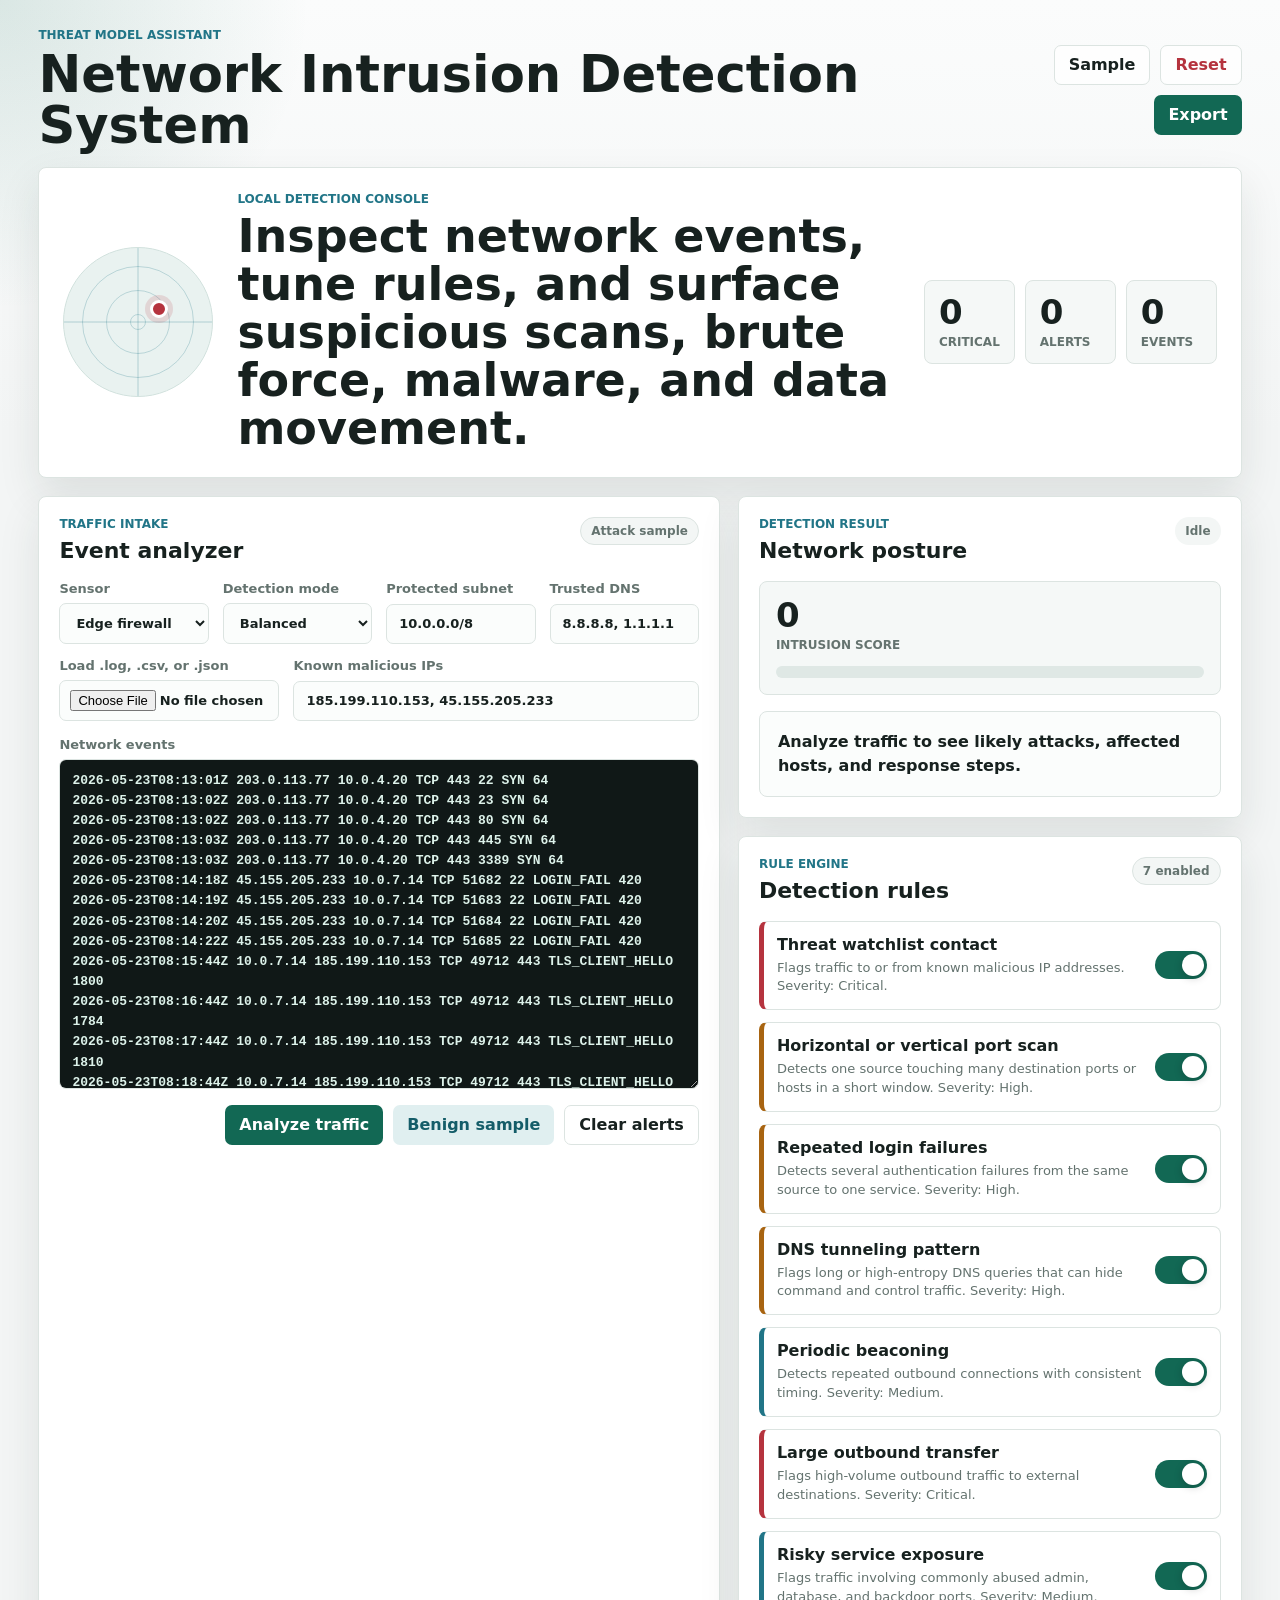
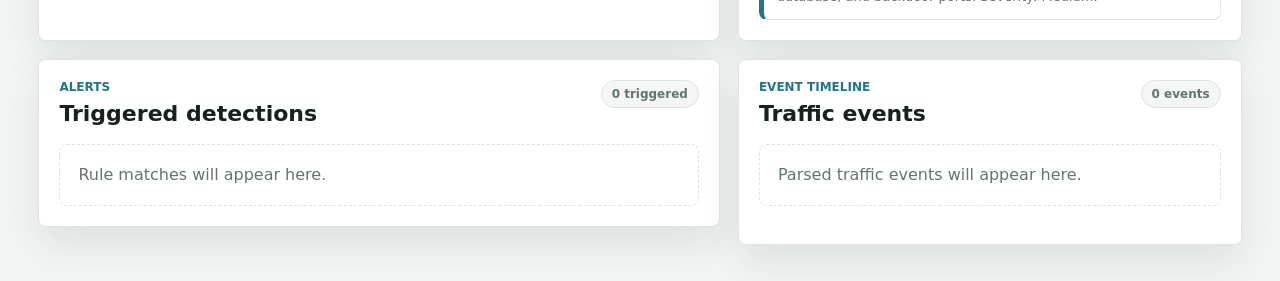
<file: index.html>
<!doctype html>
<html lang="en">
  <head>
    <meta charset="utf-8">
    <meta name="viewport" content="width=device-width, initial-scale=1">
    <title>Network Intrusion Detection System</title>
    <link rel="stylesheet" href="styles.css">
  </head>
  <body>
    <header class="topbar">
      <div>
        <p class="eyebrow">Threat model assistant</p>
        <h1>Network Intrusion Detection System</h1>
      </div>
      <div class="topbar-actions">
        <button id="loadSample" class="ghost" type="button" title="Load sample traffic">Sample</button>
        <button id="resetSystem" class="ghost danger" type="button" title="Reset system">Reset</button>
        <button id="exportReport" class="primary" type="button" title="Export report">Export</button>
      </div>
    </header>

    <main class="ids-shell">
      <section class="hero-panel" aria-label="NIDS overview">
        <div class="network-map" aria-hidden="true">
          <span></span>
          <span></span>
          <span></span>
          <i></i>
        </div>
        <div class="hero-copy">
          <p class="eyebrow">Local detection console</p>
          <h2>Inspect network events, tune rules, and surface suspicious scans, brute force, malware, and data movement.</h2>
        </div>
        <div class="metric-strip">
          <div>
            <span id="criticalCount">0</span>
            <small>Critical</small>
          </div>
          <div>
            <span id="alertCount">0</span>
            <small>Alerts</small>
          </div>
          <div>
            <span id="eventCount">0</span>
            <small>Events</small>
          </div>
        </div>
      </section>

      <section class="panel intake-panel" aria-labelledby="intake-heading">
        <div class="section-heading">
          <div>
            <p class="eyebrow">Traffic intake</p>
            <h2 id="intake-heading">Event analyzer</h2>
          </div>
          <span id="sourceBadge" class="badge">Manual traffic</span>
        </div>

        <div class="control-grid">
          <label>
            Sensor
            <select id="sensorProfile">
              <option value="edge">Edge firewall</option>
              <option value="core">Core switch</option>
              <option value="cloud">Cloud VPC</option>
              <option value="endpoint">Endpoint agent</option>
            </select>
          </label>
          <label>
            Detection mode
            <select id="detectionMode">
              <option value="balanced">Balanced</option>
              <option value="strict">Strict</option>
              <option value="monitor">Monitor only</option>
            </select>
          </label>
          <label>
            Protected subnet
            <input id="protectedSubnet" type="text" value="10.0.0.0/8">
          </label>
          <label>
            Trusted DNS
            <input id="trustedDns" type="text" value="8.8.8.8, 1.1.1.1">
          </label>
        </div>

        <div class="upload-row">
          <label class="file-control">
            Load .log, .csv, or .json
            <input id="trafficFile" type="file" accept=".log,.txt,.csv,.json,application/json,text/plain">
          </label>
          <label>
            Known malicious IPs
            <input id="watchlistInput" type="text" value="185.199.110.153, 45.155.205.233">
          </label>
        </div>

        <label class="traffic-label">
          Network events
          <textarea id="trafficInput" spellcheck="false"></textarea>
        </label>

        <div class="actions-row">
          <button id="analyzeTraffic" class="primary" type="button">Analyze traffic</button>
          <button id="loadBenign" class="secondary" type="button">Benign sample</button>
          <button id="clearAlerts" class="ghost" type="button">Clear alerts</button>
        </div>
      </section>

      <section class="panel verdict-panel" aria-labelledby="verdict-heading">
        <div class="section-heading">
          <div>
            <p class="eyebrow">Detection result</p>
            <h2 id="verdict-heading">Network posture</h2>
          </div>
          <span id="verdictBadge" class="verdict neutral">Idle</span>
        </div>

        <div class="score-card">
          <div>
            <span id="riskScore">0</span>
            <small>Intrusion score</small>
          </div>
          <div class="score-meter" aria-hidden="true">
            <span id="scoreFill"></span>
          </div>
        </div>

        <div id="summaryBox" class="summary-box">Analyze traffic to see likely attacks, affected hosts, and response steps.</div>
      </section>

      <section class="panel rules-panel" aria-labelledby="rules-heading">
        <div class="section-heading">
          <div>
            <p class="eyebrow">Rule engine</p>
            <h2 id="rules-heading">Detection rules</h2>
          </div>
          <span id="ruleCount" class="badge">0 enabled</span>
        </div>
        <div id="ruleList" class="rule-list"></div>
      </section>

      <section class="panel alerts-panel" aria-labelledby="alerts-heading">
        <div class="section-heading">
          <div>
            <p class="eyebrow">Alerts</p>
            <h2 id="alerts-heading">Triggered detections</h2>
          </div>
          <span id="triggerCount" class="badge">0 triggered</span>
        </div>
        <div id="alertStack" class="alert-stack">
          <div class="empty-state">Rule matches will appear here.</div>
        </div>
      </section>

      <section class="panel timeline-panel" aria-labelledby="timeline-heading">
        <div class="section-heading">
          <div>
            <p class="eyebrow">Event timeline</p>
            <h2 id="timeline-heading">Traffic events</h2>
          </div>
          <span id="timelineCount" class="badge">0 events</span>
        </div>
        <div id="timelineLog" class="timeline-log"></div>
      </section>
    </main>

    <template id="ruleTemplate">
      <article class="rule-card">
        <div>
          <h3></h3>
          <p></p>
        </div>
        <label class="switch">
          <input type="checkbox">
          <span></span>
        </label>
      </article>
    </template>

    <template id="alertTemplate">
      <article class="alert-card">
        <div>
          <strong></strong>
          <span></span>
        </div>
        <small></small>
      </article>
    </template>

    <script src="app.js"></script>
  </body>
</html>
</file>
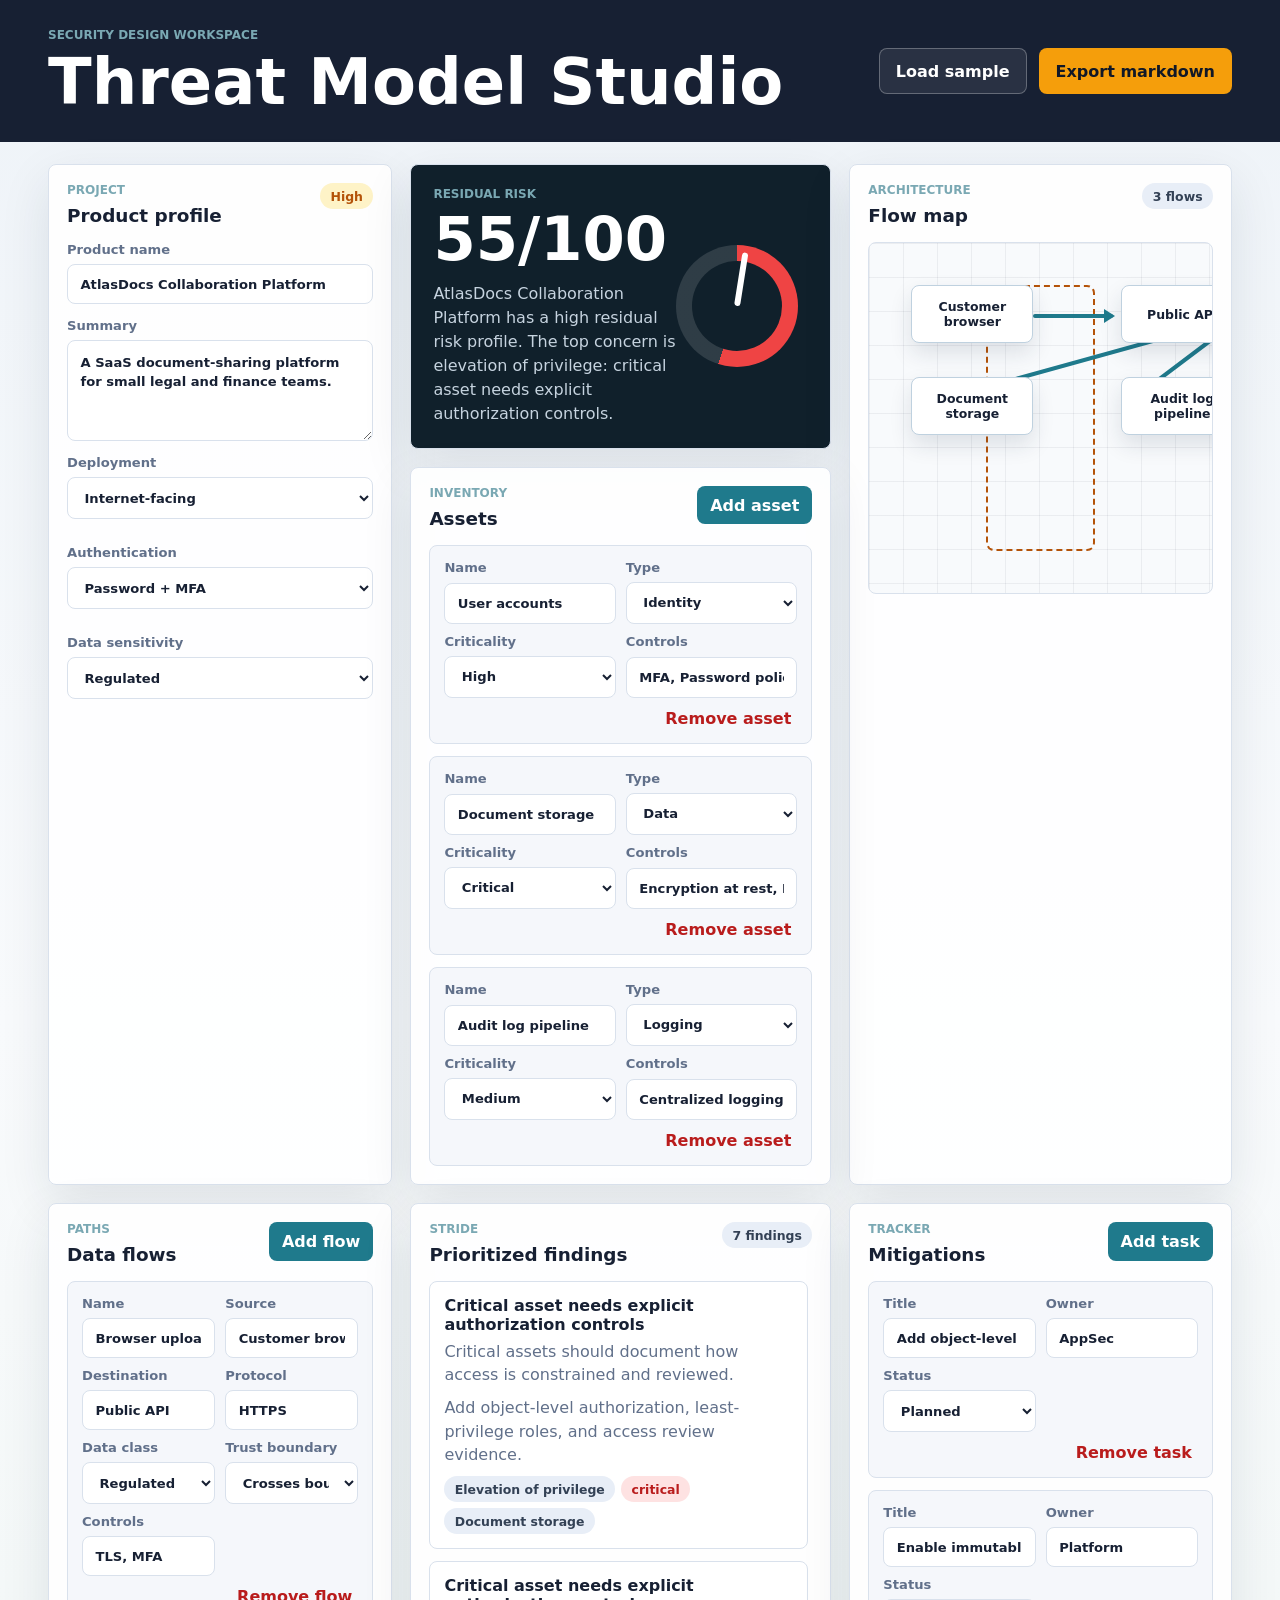
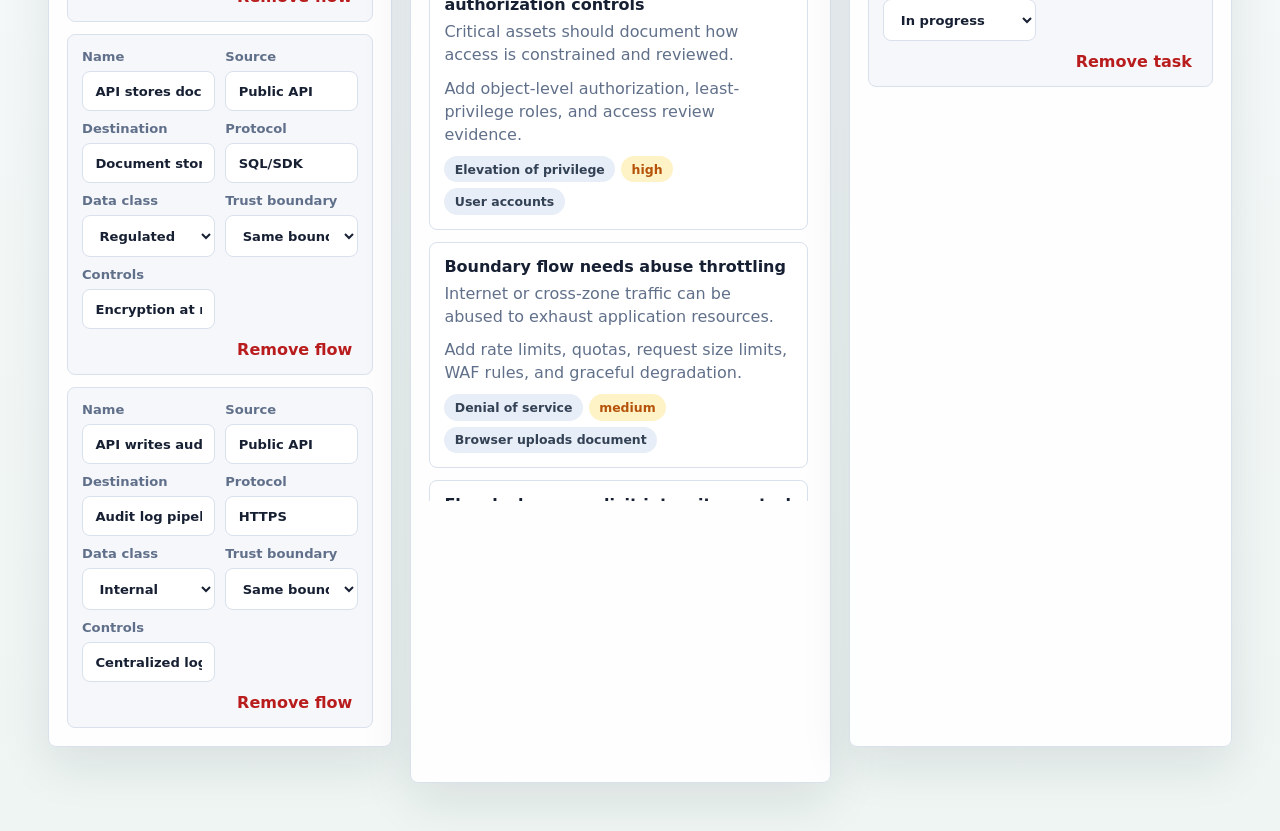
<file: threat-model-studio/index.html>
<!doctype html>
<html lang="en">
  <head>
    <meta charset="utf-8">
    <meta name="viewport" content="width=device-width, initial-scale=1">
    <title>Threat Model Studio</title>
    <link rel="stylesheet" href="styles.css">
  </head>
  <body>
    <header class="app-header">
      <div>
        <p class="eyebrow">Security design workspace</p>
        <h1>Threat Model Studio</h1>
      </div>
      <div class="header-actions">
        <button id="loadSample" class="button secondary" type="button">Load sample</button>
        <button id="exportMarkdown" class="button primary" type="button">Export markdown</button>
      </div>
    </header>

    <main class="layout">
      <section class="panel profile-panel" aria-labelledby="profile-heading">
        <div class="panel-heading">
          <div>
            <p class="eyebrow">Project</p>
            <h2 id="profile-heading">Product profile</h2>
          </div>
          <span id="riskBadge" class="badge neutral">Ready</span>
        </div>

        <label>
          Product name
          <input id="projectName" type="text" value="AtlasDocs Collaboration Platform">
        </label>

        <label>
          Summary
          <textarea id="projectSummary" rows="4">A SaaS document-sharing platform for small legal and finance teams.</textarea>
        </label>

        <div class="form-grid">
          <label>
            Deployment
            <select id="deployment">
              <option value="internet-facing">Internet-facing</option>
              <option value="internal">Internal</option>
              <option value="hybrid">Hybrid</option>
            </select>
          </label>
          <label>
            Authentication
            <select id="authModel">
              <option value="password-mfa">Password + MFA</option>
              <option value="password-only">Password only</option>
              <option value="sso">SSO</option>
              <option value="service-identity">Service identity</option>
            </select>
          </label>
          <label>
            Data sensitivity
            <select id="dataSensitivity">
              <option value="public">Public</option>
              <option value="internal">Internal</option>
              <option value="confidential">Confidential</option>
              <option value="regulated">Regulated</option>
            </select>
          </label>
        </div>
      </section>

      <section class="score-panel" aria-labelledby="score-heading">
        <div>
          <p class="eyebrow">Residual risk</p>
          <h2 id="score-heading"><span id="riskScore">0</span>/100</h2>
          <p id="riskSummary">Add assets and data flows to generate a threat model.</p>
        </div>
        <div class="score-ring" aria-hidden="true">
          <span id="scoreNeedle"></span>
        </div>
      </section>

      <section class="panel diagram-panel" aria-labelledby="diagram-heading">
        <div class="panel-heading">
          <div>
            <p class="eyebrow">Architecture</p>
            <h2 id="diagram-heading">Flow map</h2>
          </div>
          <span id="flowCount" class="badge">0 flows</span>
        </div>
        <div id="flowMap" class="flow-map"></div>
      </section>

      <section class="panel editor-panel" aria-labelledby="assets-heading">
        <div class="panel-heading">
          <div>
            <p class="eyebrow">Inventory</p>
            <h2 id="assets-heading">Assets</h2>
          </div>
          <button id="addAsset" class="button compact" type="button">Add asset</button>
        </div>
        <div id="assetList" class="stack"></div>
      </section>

      <section class="panel editor-panel" aria-labelledby="flows-heading">
        <div class="panel-heading">
          <div>
            <p class="eyebrow">Paths</p>
            <h2 id="flows-heading">Data flows</h2>
          </div>
          <button id="addFlow" class="button compact" type="button">Add flow</button>
        </div>
        <div id="flowList" class="stack"></div>
      </section>

      <section class="panel findings-panel" aria-labelledby="findings-heading">
        <div class="panel-heading">
          <div>
            <p class="eyebrow">STRIDE</p>
            <h2 id="findings-heading">Prioritized findings</h2>
          </div>
          <span id="findingCount" class="badge">0 findings</span>
        </div>
        <div id="findingList" class="findings"></div>
      </section>

      <section class="panel mitigation-panel" aria-labelledby="mitigation-heading">
        <div class="panel-heading">
          <div>
            <p class="eyebrow">Tracker</p>
            <h2 id="mitigation-heading">Mitigations</h2>
          </div>
          <button id="addMitigation" class="button compact" type="button">Add task</button>
        </div>
        <div id="mitigationList" class="stack"></div>
      </section>
    </main>

    <dialog id="exportDialog">
      <form method="dialog">
        <div class="panel-heading">
          <div>
            <p class="eyebrow">Export</p>
            <h2>Markdown report</h2>
          </div>
          <button class="button compact" value="close" type="submit">Close</button>
        </div>
        <textarea id="markdownOutput" spellcheck="false"></textarea>
      </form>
    </dialog>

    <script src="src/threat-engine.js"></script>
    <script src="app.js"></script>
  </body>
</html>
</file>
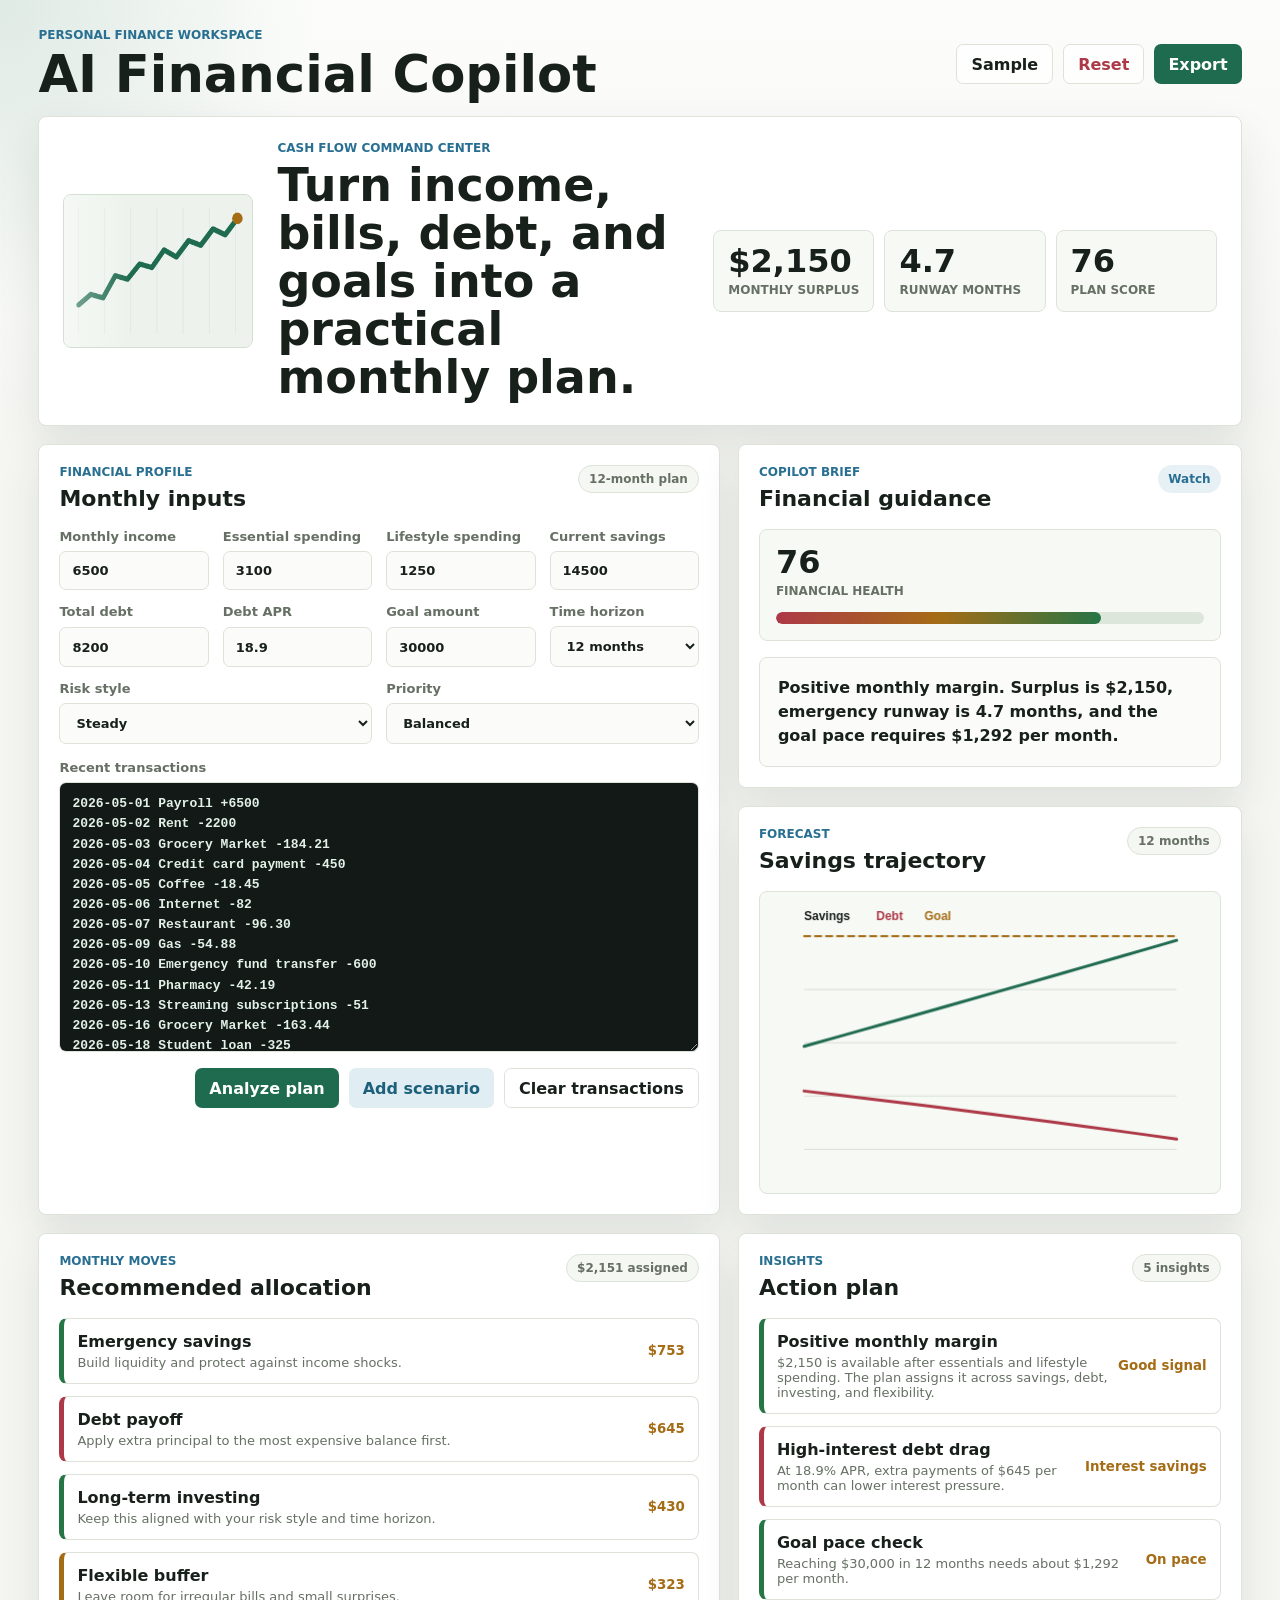
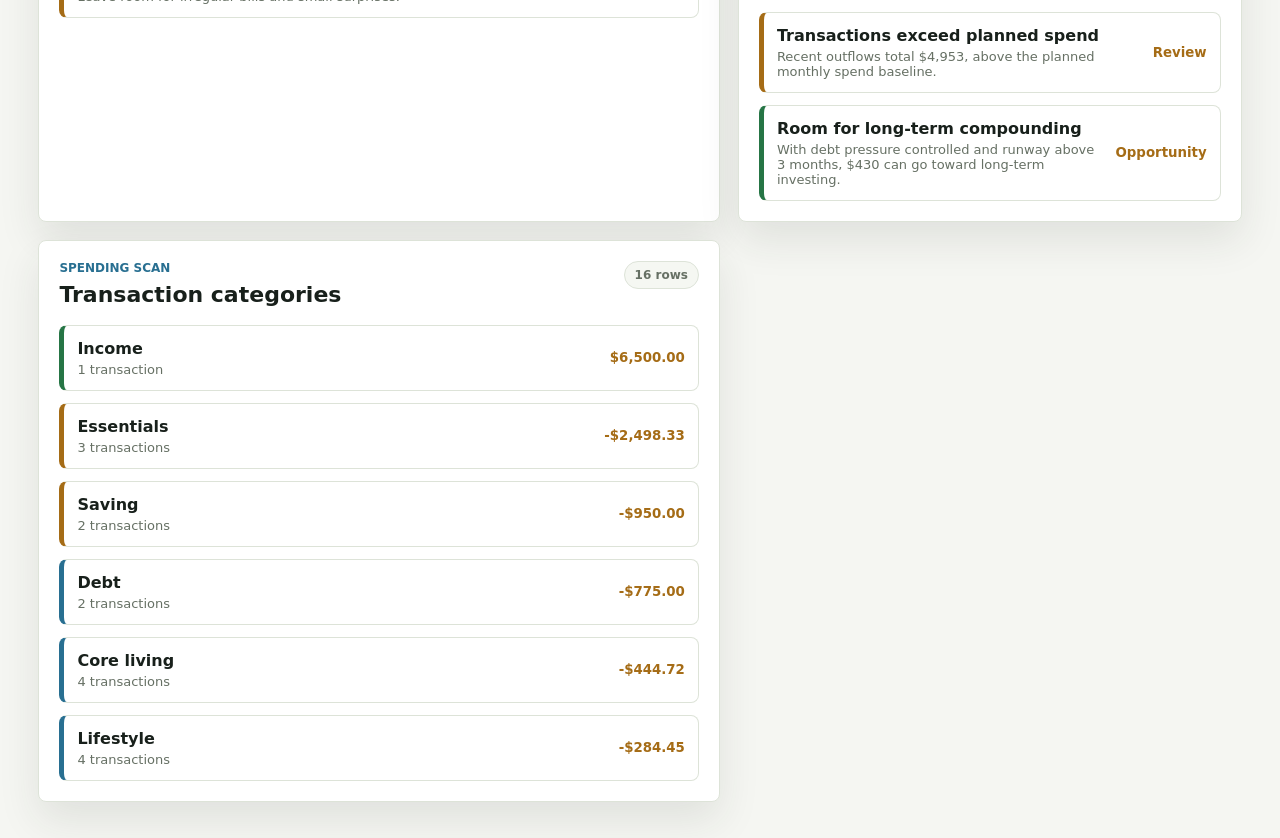
<file: financial-copilot.html>
<!doctype html>
<html lang="en">
  <head>
    <meta charset="utf-8">
    <meta name="viewport" content="width=device-width, initial-scale=1">
    <title>AI Financial Copilot</title>
    <link rel="stylesheet" href="financial-copilot.css">
  </head>
  <body>
    <header class="app-header">
      <div>
        <p class="eyebrow">Personal finance workspace</p>
        <h1>AI Financial Copilot</h1>
      </div>
      <div class="header-actions">
        <button id="loadSample" class="ghost" type="button" title="Load sample profile">Sample</button>
        <button id="resetPlan" class="ghost danger" type="button" title="Reset profile">Reset</button>
        <button id="exportPlan" class="primary" type="button" title="Export plan">Export</button>
      </div>
    </header>

    <main class="copilot-shell">
      <section class="hero-panel" aria-label="Financial overview">
        <div class="market-tile" aria-hidden="true">
          <canvas id="sparkCanvas" width="360" height="260"></canvas>
        </div>
        <div class="hero-copy">
          <p class="eyebrow">Cash flow command center</p>
          <h2>Turn income, bills, debt, and goals into a practical monthly plan.</h2>
        </div>
        <div class="metric-strip">
          <div>
            <span id="monthlySurplus">$0</span>
            <small>Monthly surplus</small>
          </div>
          <div>
            <span id="runwayMonths">0.0</span>
            <small>Runway months</small>
          </div>
          <div>
            <span id="planScore">0</span>
            <small>Plan score</small>
          </div>
        </div>
      </section>

      <section class="panel input-panel" aria-labelledby="profile-heading">
        <div class="section-heading">
          <div>
            <p class="eyebrow">Financial profile</p>
            <h2 id="profile-heading">Monthly inputs</h2>
          </div>
          <span id="profileBadge" class="badge">Manual plan</span>
        </div>

        <div class="control-grid">
          <label>
            Monthly income
            <input id="income" type="number" min="0" step="50" value="6500">
          </label>
          <label>
            Essential spending
            <input id="essentials" type="number" min="0" step="25" value="3100">
          </label>
          <label>
            Lifestyle spending
            <input id="lifestyle" type="number" min="0" step="25" value="1250">
          </label>
          <label>
            Current savings
            <input id="savings" type="number" min="0" step="100" value="14500">
          </label>
          <label>
            Total debt
            <input id="debt" type="number" min="0" step="100" value="8200">
          </label>
          <label>
            Debt APR
            <input id="apr" type="number" min="0" max="99" step="0.1" value="18.9">
          </label>
          <label>
            Goal amount
            <input id="goal" type="number" min="0" step="100" value="30000">
          </label>
          <label>
            Time horizon
            <select id="horizon">
              <option value="6">6 months</option>
              <option value="12" selected>12 months</option>
              <option value="24">24 months</option>
              <option value="36">36 months</option>
            </select>
          </label>
        </div>

        <div class="preference-row">
          <label>
            Risk style
            <select id="riskStyle">
              <option value="steady">Steady</option>
              <option value="growth">Growth</option>
              <option value="defensive">Defensive</option>
            </select>
          </label>
          <label>
            Priority
            <select id="priority">
              <option value="balanced">Balanced</option>
              <option value="debt">Pay down debt</option>
              <option value="savings">Build emergency fund</option>
              <option value="goal">Reach goal faster</option>
            </select>
          </label>
        </div>

        <label class="transaction-label">
          Recent transactions
          <textarea id="transactions" spellcheck="false"></textarea>
        </label>

        <div class="actions-row">
          <button id="analyzePlan" class="primary" type="button">Analyze plan</button>
          <button id="addScenario" class="secondary" type="button">Add scenario</button>
          <button id="clearTransactions" class="ghost" type="button">Clear transactions</button>
        </div>
      </section>

      <section class="panel coach-panel" aria-labelledby="coach-heading">
        <div class="section-heading">
          <div>
            <p class="eyebrow">Copilot brief</p>
            <h2 id="coach-heading">Financial guidance</h2>
          </div>
          <span id="healthBadge" class="verdict neutral">Idle</span>
        </div>

        <div class="score-card">
          <div>
            <span id="healthScore">0</span>
            <small>Financial health</small>
          </div>
          <div class="score-meter" aria-hidden="true">
            <span id="scoreFill"></span>
          </div>
        </div>

        <div id="briefBox" class="brief-box">Run the copilot to see budget pressure, next best action, and a monthly allocation plan.</div>
      </section>

      <section class="panel chart-panel" aria-labelledby="forecast-heading">
        <div class="section-heading">
          <div>
            <p class="eyebrow">Forecast</p>
            <h2 id="forecast-heading">Savings trajectory</h2>
          </div>
          <span id="forecastBadge" class="badge">12 months</span>
        </div>
        <div class="chart-wrap">
          <canvas id="forecastCanvas" width="720" height="360"></canvas>
        </div>
      </section>

      <section class="panel allocation-panel" aria-labelledby="allocation-heading">
        <div class="section-heading">
          <div>
            <p class="eyebrow">Monthly moves</p>
            <h2 id="allocation-heading">Recommended allocation</h2>
          </div>
          <span id="allocationTotal" class="badge">$0 assigned</span>
        </div>
        <div id="allocationList" class="allocation-list"></div>
      </section>

      <section class="panel insight-panel" aria-labelledby="insight-heading">
        <div class="section-heading">
          <div>
            <p class="eyebrow">Insights</p>
            <h2 id="insight-heading">Action plan</h2>
          </div>
          <span id="insightCount" class="badge">0 insights</span>
        </div>
        <div id="insightStack" class="insight-stack">
          <div class="empty-state">Recommendations will appear here.</div>
        </div>
      </section>

      <section class="panel transaction-panel" aria-labelledby="transaction-heading">
        <div class="section-heading">
          <div>
            <p class="eyebrow">Spending scan</p>
            <h2 id="transaction-heading">Transaction categories</h2>
          </div>
          <span id="transactionCount" class="badge">0 rows</span>
        </div>
        <div id="categoryList" class="category-list"></div>
      </section>
    </main>

    <template id="allocationTemplate">
      <article class="allocation-card">
        <div>
          <strong></strong>
          <span></span>
        </div>
        <small></small>
      </article>
    </template>

    <template id="insightTemplate">
      <article class="insight-card">
        <div>
          <strong></strong>
          <span></span>
        </div>
        <small></small>
      </article>
    </template>

    <script src="financial-copilot.js"></script>
  </body>
</html>
</file>
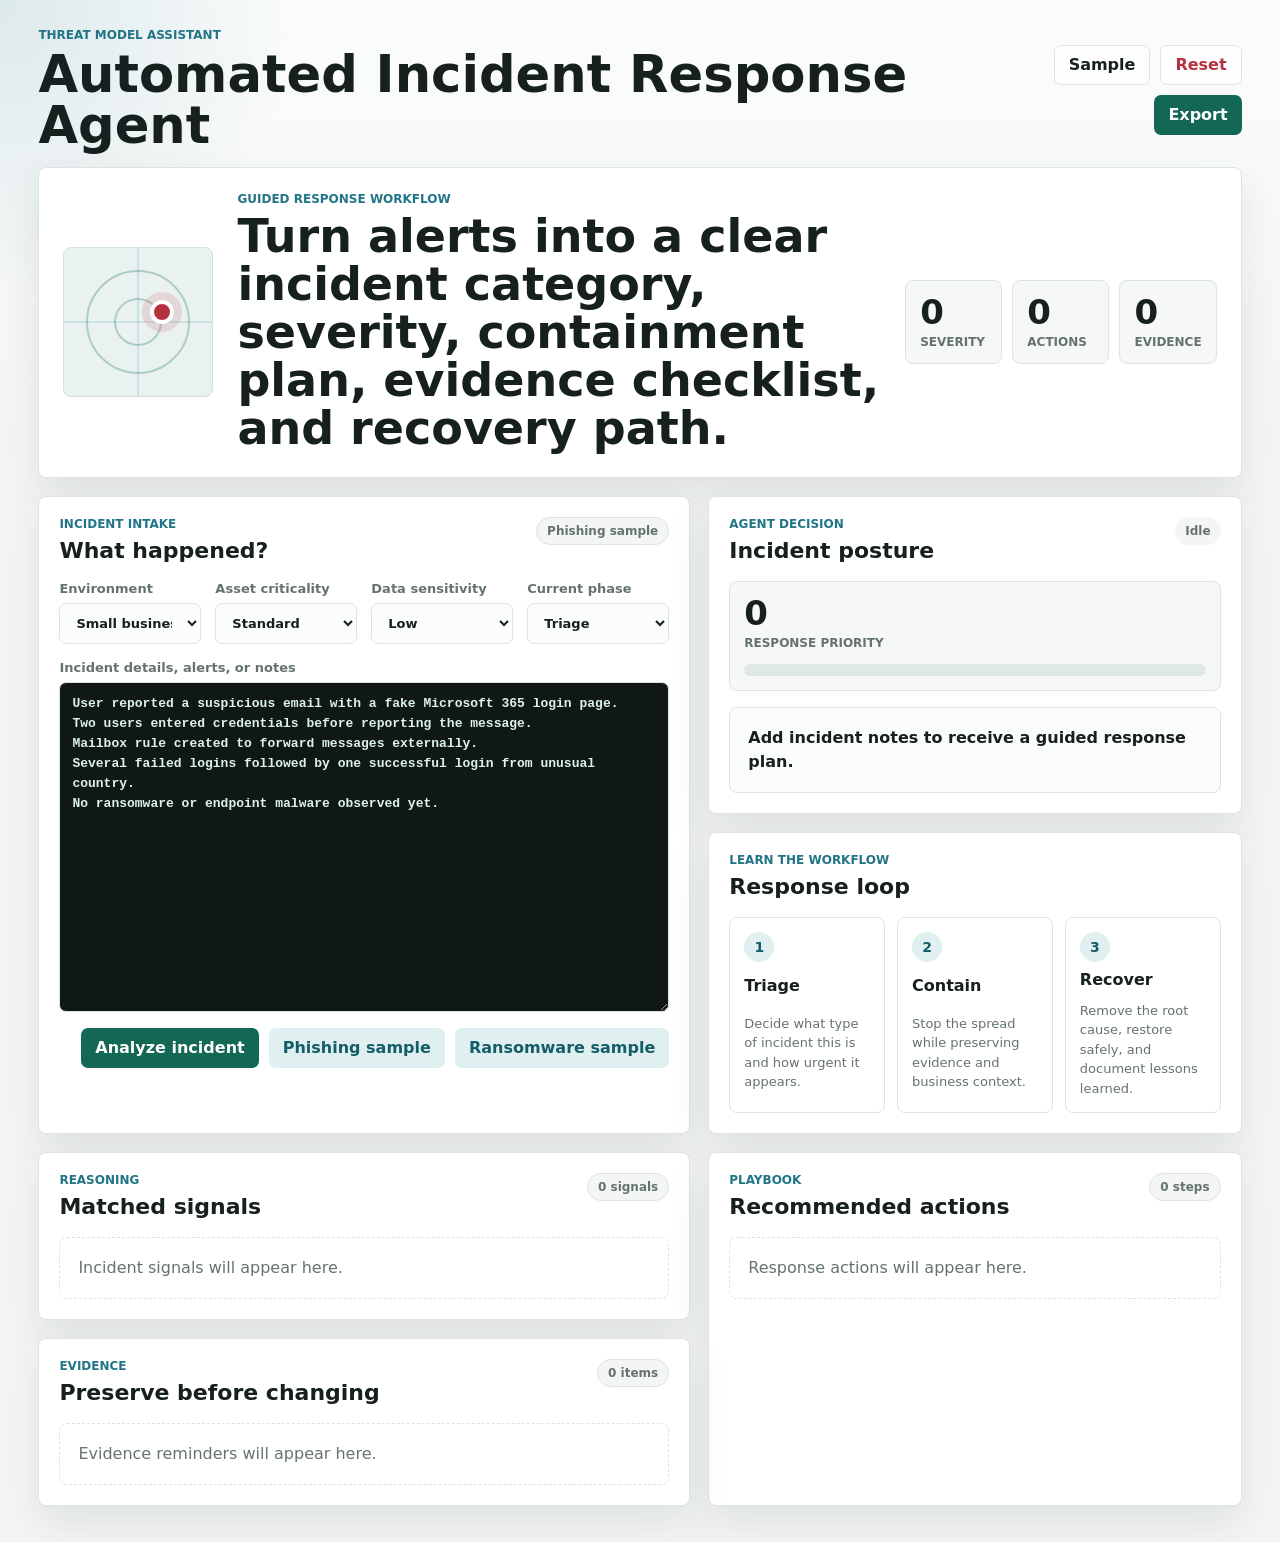
<file: incident-response.html>
<!doctype html>
<html lang="en">
  <head>
    <meta charset="utf-8">
    <meta name="viewport" content="width=device-width, initial-scale=1">
    <title>Automated Incident Response Agent</title>
    <link rel="stylesheet" href="incident-response.css">
  </head>
  <body>
    <header class="topbar">
      <div>
        <p class="eyebrow">Threat model assistant</p>
        <h1>Automated Incident Response Agent</h1>
      </div>
      <div class="topbar-actions">
        <button id="loadSample" class="ghost" type="button">Sample</button>
        <button id="resetAgent" class="ghost danger" type="button">Reset</button>
        <button id="exportPlan" class="primary" type="button">Export</button>
      </div>
    </header>

    <main class="response-shell">
      <section class="hero-panel" aria-label="Incident response overview">
        <div class="response-visual" aria-hidden="true">
          <span></span>
          <span></span>
          <i></i>
        </div>
        <div class="hero-copy">
          <p class="eyebrow">Guided response workflow</p>
          <h2>Turn alerts into a clear incident category, severity, containment plan, evidence checklist, and recovery path.</h2>
        </div>
        <div class="metric-strip">
          <div>
            <span id="severityScore">0</span>
            <small>Severity</small>
          </div>
          <div>
            <span id="actionCount">0</span>
            <small>Actions</small>
          </div>
          <div>
            <span id="evidenceCount">0</span>
            <small>Evidence</small>
          </div>
        </div>
      </section>

      <section class="panel intake-panel" aria-labelledby="intake-heading">
        <div class="section-heading">
          <div>
            <p class="eyebrow">Incident intake</p>
            <h2 id="intake-heading">What happened?</h2>
          </div>
          <span id="sourceBadge" class="badge">Manual case</span>
        </div>

        <div class="control-grid">
          <label>
            Environment
            <select id="environmentType">
              <option value="small-business">Small business</option>
              <option value="home-lab">Home lab</option>
              <option value="cloud">Cloud workload</option>
              <option value="enterprise">Enterprise network</option>
            </select>
          </label>
          <label>
            Asset criticality
            <select id="assetCriticality">
              <option value="standard">Standard</option>
              <option value="important">Important</option>
              <option value="critical">Critical</option>
            </select>
          </label>
          <label>
            Data sensitivity
            <select id="dataSensitivity">
              <option value="low">Low</option>
              <option value="internal">Internal</option>
              <option value="regulated">Regulated</option>
            </select>
          </label>
          <label>
            Current phase
            <select id="responsePhase">
              <option value="triage">Triage</option>
              <option value="containment">Containment</option>
              <option value="eradication">Eradication</option>
              <option value="recovery">Recovery</option>
            </select>
          </label>
        </div>

        <label class="case-label">
          Incident details, alerts, or notes
          <textarea id="incidentInput" spellcheck="true"></textarea>
        </label>

        <div class="actions-row">
          <button id="analyzeIncident" class="primary" type="button">Analyze incident</button>
          <button id="loadPhishing" class="secondary" type="button">Phishing sample</button>
          <button id="loadRansomware" class="secondary" type="button">Ransomware sample</button>
        </div>
      </section>

      <section class="panel verdict-panel" aria-labelledby="verdict-heading">
        <div class="section-heading">
          <div>
            <p class="eyebrow">Agent decision</p>
            <h2 id="verdict-heading">Incident posture</h2>
          </div>
          <span id="verdictBadge" class="verdict neutral">Idle</span>
        </div>

        <div class="score-card">
          <div>
            <span id="riskScore">0</span>
            <small>Response priority</small>
          </div>
          <div class="score-meter" aria-hidden="true">
            <span id="scoreFill"></span>
          </div>
        </div>

        <div id="summaryBox" class="summary-box">Add incident notes to receive a guided response plan.</div>
      </section>

      <section class="panel learning-panel" aria-labelledby="learning-heading">
        <div class="section-heading">
          <div>
            <p class="eyebrow">Learn the workflow</p>
            <h2 id="learning-heading">Response loop</h2>
          </div>
        </div>
        <div class="learning-steps">
          <article>
            <span>1</span>
            <strong>Triage</strong>
            <p>Decide what type of incident this is and how urgent it appears.</p>
          </article>
          <article>
            <span>2</span>
            <strong>Contain</strong>
            <p>Stop the spread while preserving evidence and business context.</p>
          </article>
          <article>
            <span>3</span>
            <strong>Recover</strong>
            <p>Remove the root cause, restore safely, and document lessons learned.</p>
          </article>
        </div>
      </section>

      <section class="panel signals-panel" aria-labelledby="signals-heading">
        <div class="section-heading">
          <div>
            <p class="eyebrow">Reasoning</p>
            <h2 id="signals-heading">Matched signals</h2>
          </div>
          <span id="signalCount" class="badge">0 signals</span>
        </div>
        <div id="signalList" class="signal-list">
          <div class="empty-state">Incident signals will appear here.</div>
        </div>
      </section>

      <section class="panel playbook-panel" aria-labelledby="playbook-heading">
        <div class="section-heading">
          <div>
            <p class="eyebrow">Playbook</p>
            <h2 id="playbook-heading">Recommended actions</h2>
          </div>
          <span id="playbookBadge" class="badge">0 steps</span>
        </div>
        <div id="playbookList" class="playbook-list">
          <div class="empty-state">Response actions will appear here.</div>
        </div>
      </section>

      <section class="panel evidence-panel" aria-labelledby="evidence-heading">
        <div class="section-heading">
          <div>
            <p class="eyebrow">Evidence</p>
            <h2 id="evidence-heading">Preserve before changing</h2>
          </div>
          <span id="evidenceBadge" class="badge">0 items</span>
        </div>
        <div id="evidenceList" class="evidence-list">
          <div class="empty-state">Evidence reminders will appear here.</div>
        </div>
      </section>
    </main>

    <template id="signalTemplate">
      <article class="signal-card">
        <strong></strong>
        <p></p>
        <small></small>
      </article>
    </template>

    <template id="stepTemplate">
      <article class="step-card">
        <span></span>
        <div>
          <strong></strong>
          <p></p>
        </div>
      </article>
    </template>

    <script src="incident-response.js"></script>
  </body>
</html>
</file>
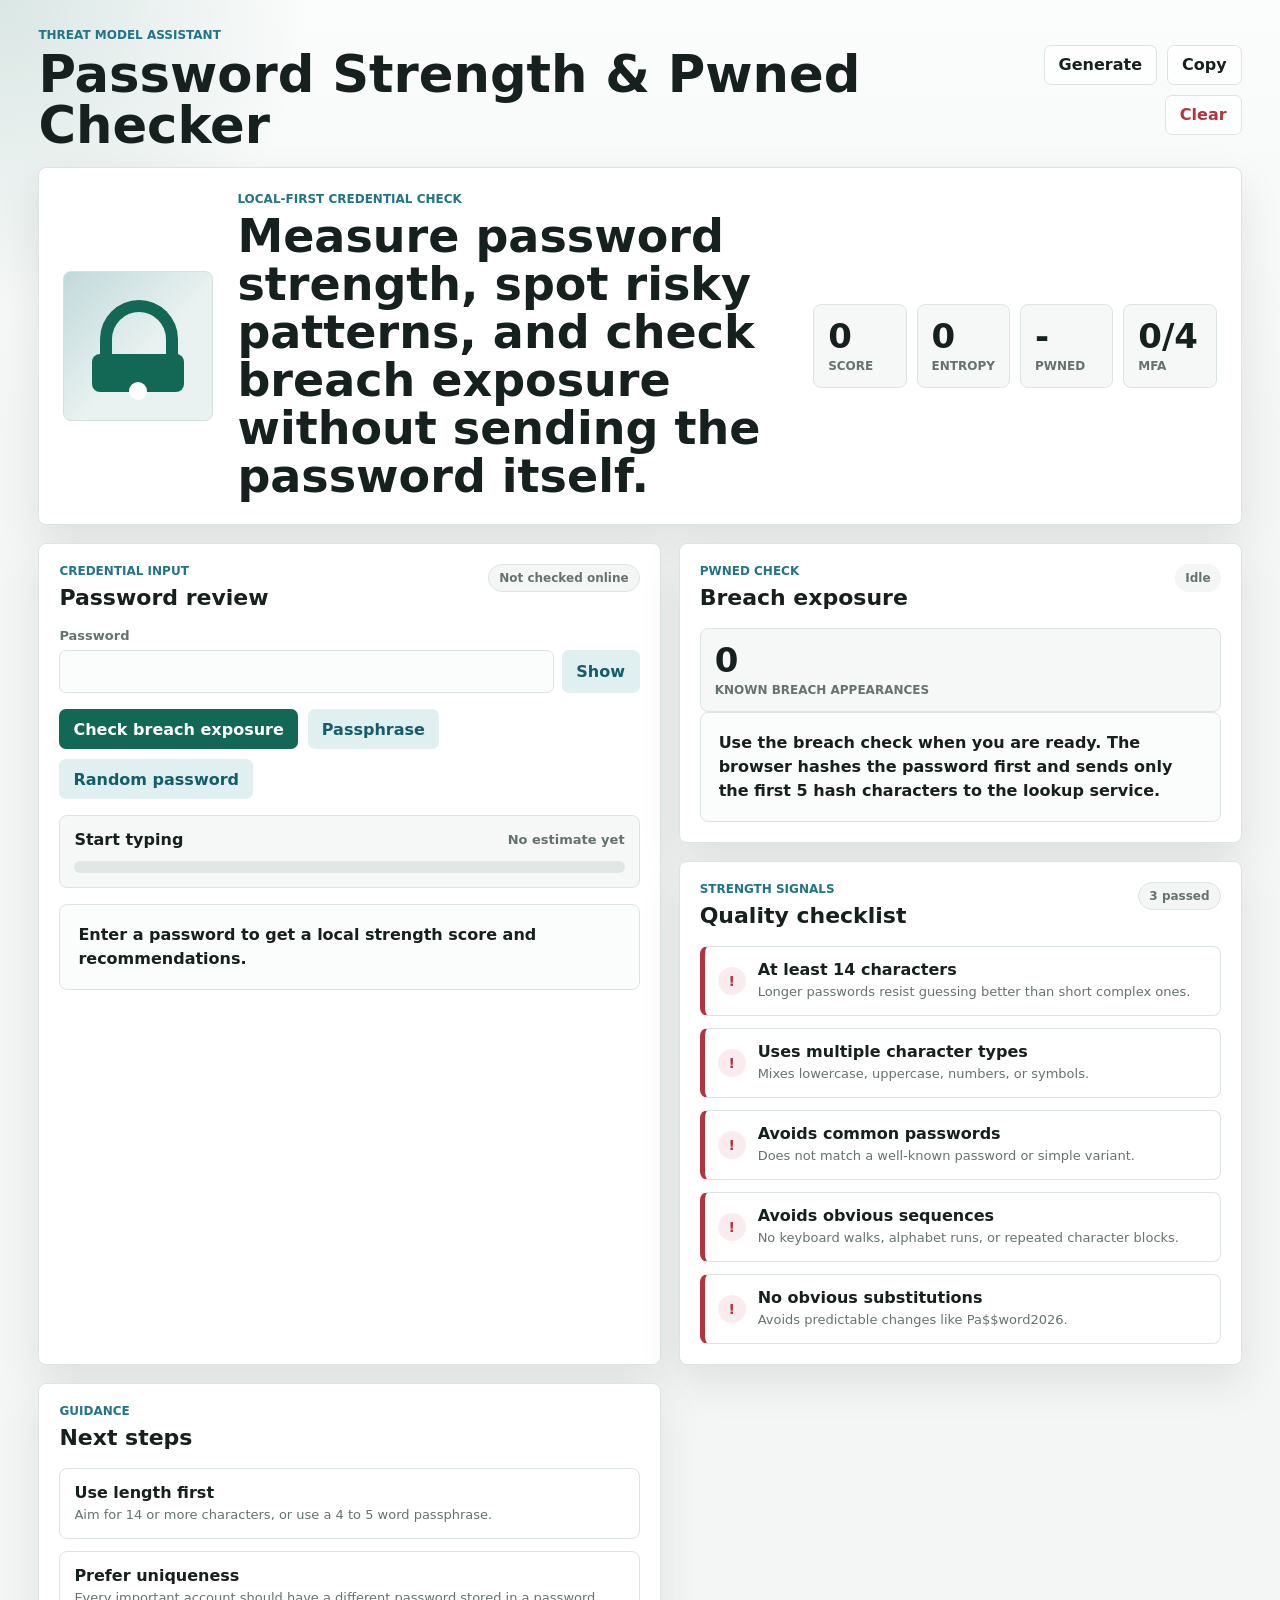
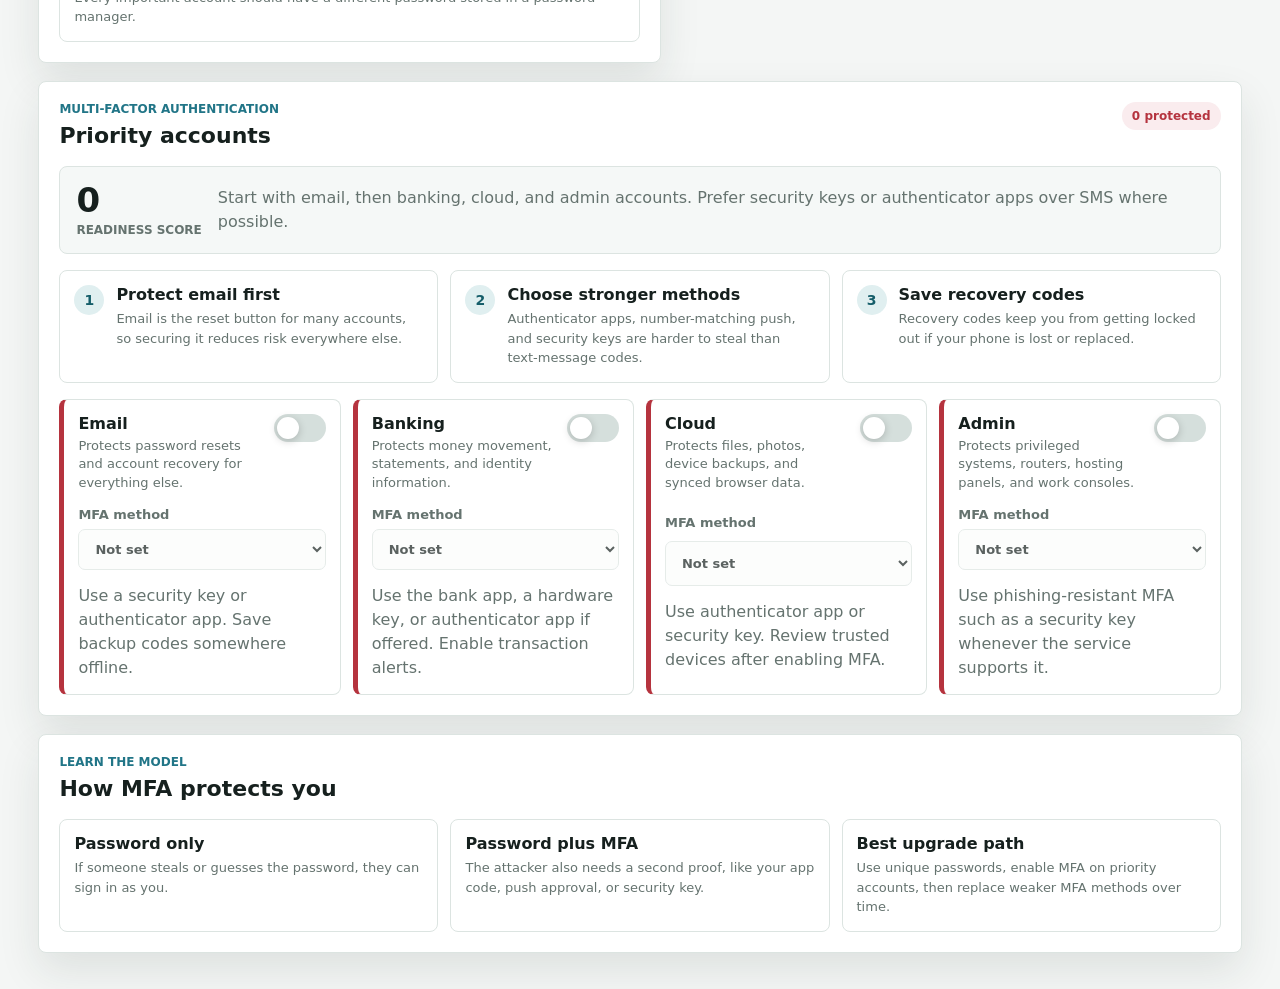
<file: password-checker.html>
<!doctype html>
<html lang="en">
  <head>
    <meta charset="utf-8">
    <meta name="viewport" content="width=device-width, initial-scale=1">
    <title>Password Strength & Pwned Checker</title>
    <link rel="stylesheet" href="password-checker.css">
  </head>
  <body>
    <header class="topbar">
      <div>
        <p class="eyebrow">Threat model assistant</p>
        <h1>Password Strength & Pwned Checker</h1>
      </div>
      <div class="topbar-actions">
        <button id="generatePassword" class="ghost" type="button" title="Generate password">Generate</button>
        <button id="copyPassword" class="ghost" type="button" title="Copy password">Copy</button>
        <button id="clearPassword" class="ghost danger" type="button" title="Clear password">Clear</button>
      </div>
    </header>

    <main class="checker-shell">
      <section class="hero-panel" aria-label="Password checker overview">
        <div class="lock-visual" aria-hidden="true">
          <span></span>
          <i></i>
        </div>
        <div class="hero-copy">
          <p class="eyebrow">Local-first credential check</p>
          <h2>Measure password strength, spot risky patterns, and check breach exposure without sending the password itself.</h2>
        </div>
        <div class="metric-strip">
          <div>
            <span id="scoreValue">0</span>
            <small>Score</small>
          </div>
          <div>
            <span id="entropyValue">0</span>
            <small>Entropy</small>
          </div>
          <div>
            <span id="pwnedValue">-</span>
            <small>Pwned</small>
          </div>
          <div>
            <span id="mfaValue">0</span>
            <small>MFA</small>
          </div>
        </div>
      </section>

      <section class="panel input-panel" aria-labelledby="password-heading">
        <div class="section-heading">
          <div>
            <p class="eyebrow">Credential input</p>
            <h2 id="password-heading">Password review</h2>
          </div>
          <span id="privacyBadge" class="badge">Not checked online</span>
        </div>

        <div class="password-field">
          <label for="passwordInput">Password</label>
          <div class="password-entry">
            <input id="passwordInput" type="password" spellcheck="false" autocomplete="off" autocapitalize="none">
            <button id="toggleVisibility" class="icon-button" type="button" title="Show password" aria-label="Show password">Show</button>
          </div>
        </div>

        <div class="actions-row">
          <button id="checkPwned" class="primary" type="button">Check breach exposure</button>
          <button id="usePassphrase" class="secondary" type="button">Passphrase</button>
          <button id="usePassword" class="secondary" type="button">Random password</button>
        </div>

        <div class="meter-card">
          <div class="meter-topline">
            <strong id="ratingLabel">Start typing</strong>
            <span id="crackTime">No estimate yet</span>
          </div>
          <div class="score-meter" aria-hidden="true">
            <span id="scoreFill"></span>
          </div>
        </div>

        <div id="summaryBox" class="summary-box">Enter a password to get a local strength score and recommendations.</div>
      </section>

      <section class="panel breach-panel" aria-labelledby="breach-heading">
        <div class="section-heading">
          <div>
            <p class="eyebrow">Pwned check</p>
            <h2 id="breach-heading">Breach exposure</h2>
          </div>
          <span id="breachBadge" class="verdict neutral">Idle</span>
        </div>

        <div class="breach-result">
          <span id="breachCount">0</span>
          <small>Known breach appearances</small>
        </div>
        <div id="breachMessage" class="summary-box">Use the breach check when you are ready. The browser hashes the password first and sends only the first 5 hash characters to the lookup service.</div>
      </section>

      <section class="panel checklist-panel" aria-labelledby="checklist-heading">
        <div class="section-heading">
          <div>
            <p class="eyebrow">Strength signals</p>
            <h2 id="checklist-heading">Quality checklist</h2>
          </div>
          <span id="passedCount" class="badge">0 passed</span>
        </div>
        <div id="checklist" class="checklist"></div>
      </section>

      <section class="panel advice-panel" aria-labelledby="advice-heading">
        <div class="section-heading">
          <div>
            <p class="eyebrow">Guidance</p>
            <h2 id="advice-heading">Next steps</h2>
          </div>
        </div>
        <div id="adviceList" class="advice-list"></div>
      </section>

      <section class="panel mfa-panel" aria-labelledby="mfa-heading">
        <div class="section-heading">
          <div>
            <p class="eyebrow">Multi-factor authentication</p>
            <h2 id="mfa-heading">Priority accounts</h2>
          </div>
          <span id="mfaBadge" class="verdict warning">0 protected</span>
        </div>

        <div class="mfa-summary">
          <div>
            <span id="mfaScore">0</span>
            <small>Readiness score</small>
          </div>
          <p id="mfaSummary">Start with email, then banking, cloud, and admin accounts. Prefer security keys or authenticator apps over SMS where possible.</p>
        </div>

        <div class="learning-path" aria-label="MFA learning path">
          <article>
            <span>1</span>
            <div>
              <strong>Protect email first</strong>
              <p>Email is the reset button for many accounts, so securing it reduces risk everywhere else.</p>
            </div>
          </article>
          <article>
            <span>2</span>
            <div>
              <strong>Choose stronger methods</strong>
              <p>Authenticator apps, number-matching push, and security keys are harder to steal than text-message codes.</p>
            </div>
          </article>
          <article>
            <span>3</span>
            <div>
              <strong>Save recovery codes</strong>
              <p>Recovery codes keep you from getting locked out if your phone is lost or replaced.</p>
            </div>
          </article>
        </div>

        <div id="mfaList" class="mfa-list"></div>
      </section>

      <section class="panel lesson-panel" aria-labelledby="lesson-heading">
        <div class="section-heading">
          <div>
            <p class="eyebrow">Learn the model</p>
            <h2 id="lesson-heading">How MFA protects you</h2>
          </div>
        </div>

        <div class="lesson-grid">
          <article>
            <strong>Password only</strong>
            <p>If someone steals or guesses the password, they can sign in as you.</p>
          </article>
          <article>
            <strong>Password plus MFA</strong>
            <p>The attacker also needs a second proof, like your app code, push approval, or security key.</p>
          </article>
          <article>
            <strong>Best upgrade path</strong>
            <p>Use unique passwords, enable MFA on priority accounts, then replace weaker MFA methods over time.</p>
          </article>
        </div>
      </section>
    </main>

    <template id="checkTemplate">
      <article class="check-item">
        <span></span>
        <div>
          <strong></strong>
          <small></small>
        </div>
      </article>
    </template>

    <template id="mfaTemplate">
      <article class="mfa-card">
        <div class="mfa-card-head">
          <div>
            <strong></strong>
            <small></small>
          </div>
          <label class="switch">
            <input type="checkbox">
            <span></span>
          </label>
        </div>
        <label>
          MFA method
          <select></select>
        </label>
        <p></p>
      </article>
    </template>

    <script src="password-checker.js"></script>
  </body>
</html>
</file>
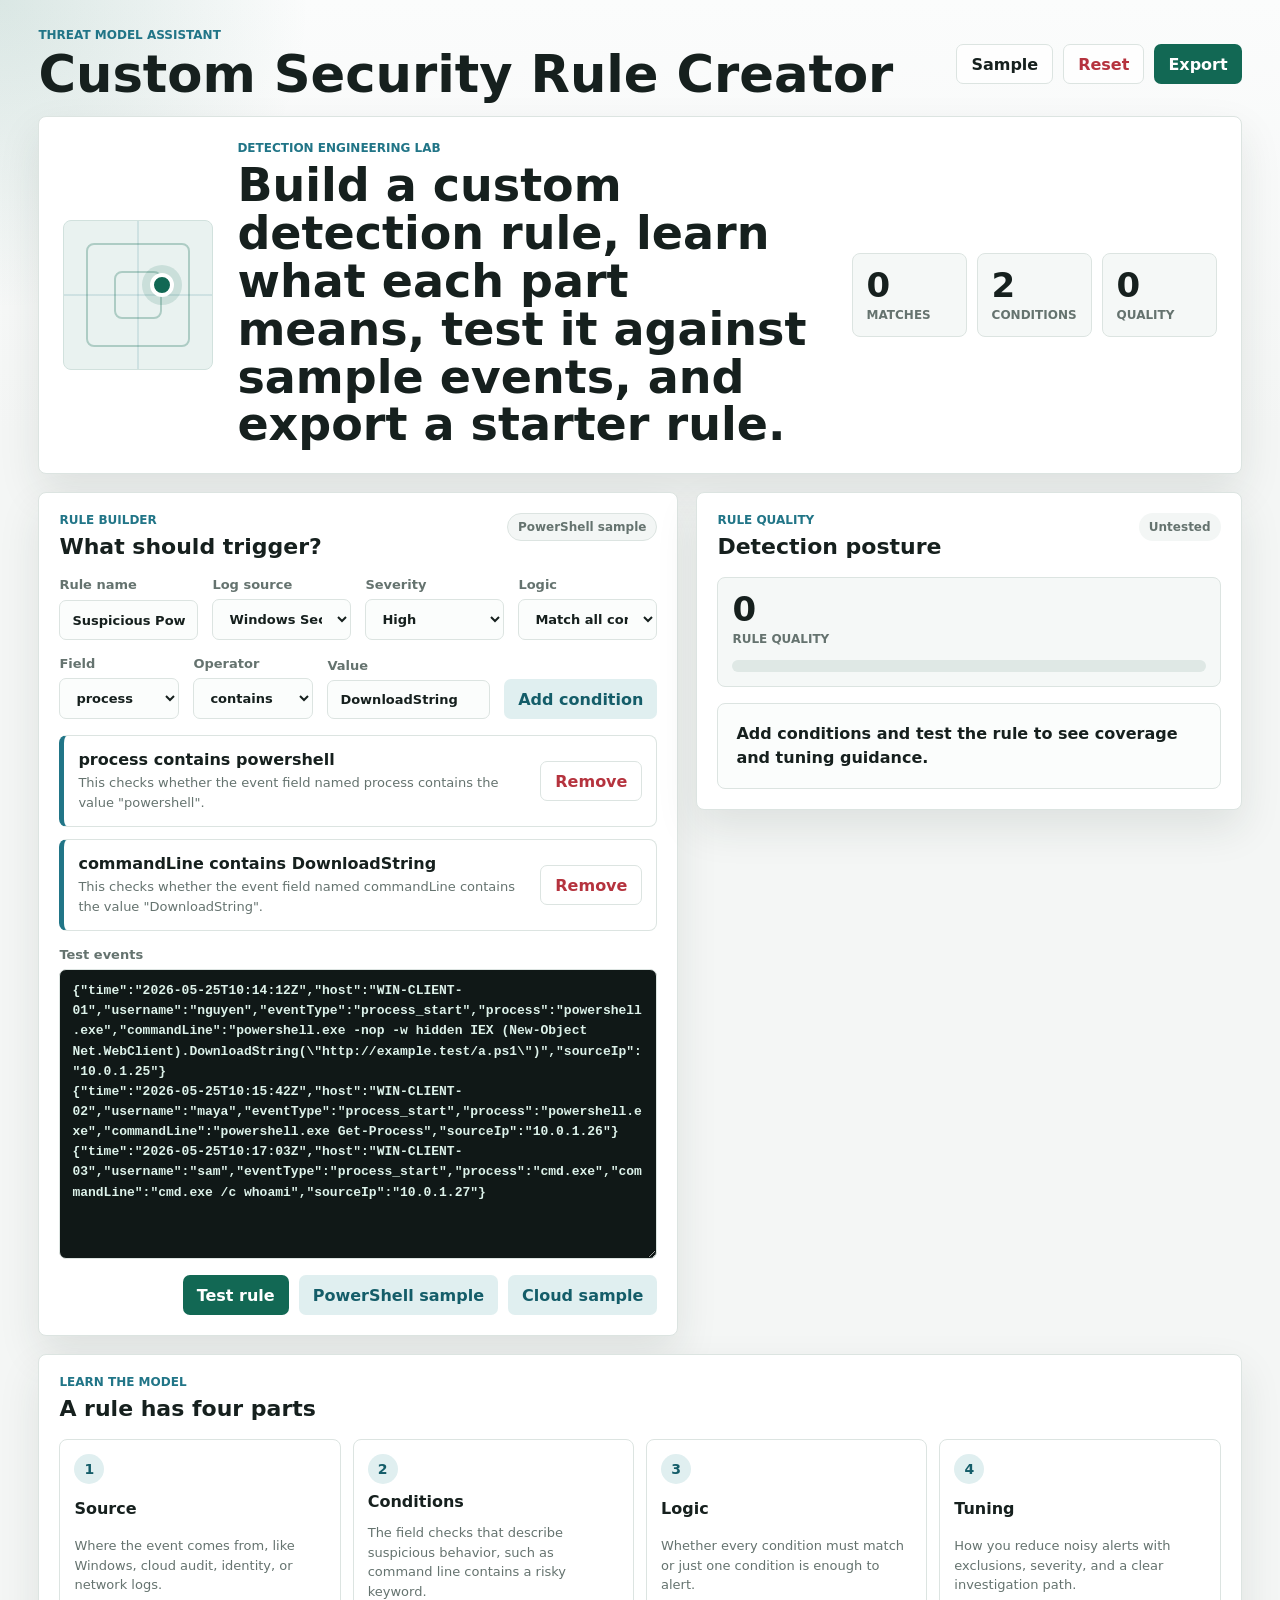
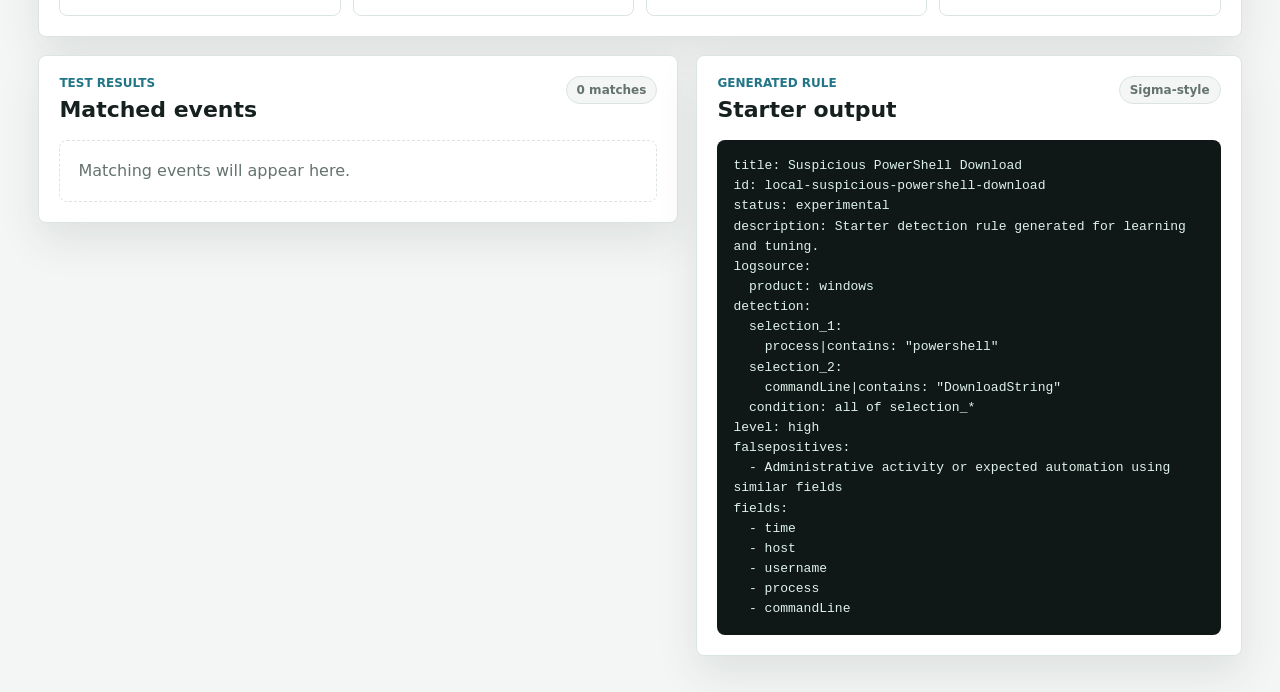
<file: rule-creator.html>
<!doctype html>
<html lang="en">
  <head>
    <meta charset="utf-8">
    <meta name="viewport" content="width=device-width, initial-scale=1">
    <title>Custom Security Rule Creator</title>
    <link rel="stylesheet" href="rule-creator.css">
  </head>
  <body>
    <header class="topbar">
      <div>
        <p class="eyebrow">Threat model assistant</p>
        <h1>Custom Security Rule Creator</h1>
      </div>
      <div class="topbar-actions">
        <button id="loadSample" class="ghost" type="button">Sample</button>
        <button id="resetRule" class="ghost danger" type="button">Reset</button>
        <button id="exportRule" class="primary" type="button">Export</button>
      </div>
    </header>

    <main class="rule-shell">
      <section class="hero-panel" aria-label="Security rule creator overview">
        <div class="rule-visual" aria-hidden="true">
          <span></span>
          <span></span>
          <i></i>
        </div>
        <div class="hero-copy">
          <p class="eyebrow">Detection engineering lab</p>
          <h2>Build a custom detection rule, learn what each part means, test it against sample events, and export a starter rule.</h2>
        </div>
        <div class="metric-strip">
          <div>
            <span id="matchCount">0</span>
            <small>Matches</small>
          </div>
          <div>
            <span id="conditionCount">0</span>
            <small>Conditions</small>
          </div>
          <div>
            <span id="qualityScore">0</span>
            <small>Quality</small>
          </div>
        </div>
      </section>

      <section class="panel builder-panel" aria-labelledby="builder-heading">
        <div class="section-heading">
          <div>
            <p class="eyebrow">Rule builder</p>
            <h2 id="builder-heading">What should trigger?</h2>
          </div>
          <span id="ruleBadge" class="badge">Draft rule</span>
        </div>

        <div class="control-grid">
          <label>
            Rule name
            <input id="ruleName" type="text" value="Suspicious PowerShell Download">
          </label>
          <label>
            Log source
            <select id="logSource">
              <option value="windows">Windows Security / Sysmon</option>
              <option value="cloud">Cloud audit logs</option>
              <option value="identity">Identity provider</option>
              <option value="network">Network or proxy</option>
            </select>
          </label>
          <label>
            Severity
            <select id="severity">
              <option value="low">Low</option>
              <option value="medium">Medium</option>
              <option value="high" selected>High</option>
              <option value="critical">Critical</option>
            </select>
          </label>
          <label>
            Logic
            <select id="logicMode">
              <option value="all">Match all conditions</option>
              <option value="any">Match any condition</option>
            </select>
          </label>
        </div>

        <div class="condition-editor">
          <label>
            Field
            <select id="conditionField">
              <option value="process">process</option>
              <option value="commandLine">commandLine</option>
              <option value="username">username</option>
              <option value="sourceIp">sourceIp</option>
              <option value="destinationIp">destinationIp</option>
              <option value="eventType">eventType</option>
              <option value="url">url</option>
            </select>
          </label>
          <label>
            Operator
            <select id="conditionOperator">
              <option value="contains">contains</option>
              <option value="equals">equals</option>
              <option value="startsWith">starts with</option>
              <option value="endsWith">ends with</option>
            </select>
          </label>
          <label>
            Value
            <input id="conditionValue" type="text" value="DownloadString">
          </label>
          <button id="addCondition" class="secondary" type="button">Add condition</button>
        </div>

        <div id="conditionList" class="condition-list"></div>

        <label class="event-label">
          Test events
          <textarea id="eventInput" spellcheck="false"></textarea>
        </label>

        <div class="actions-row">
          <button id="testRule" class="primary" type="button">Test rule</button>
          <button id="loadPowerShell" class="secondary" type="button">PowerShell sample</button>
          <button id="loadCloud" class="secondary" type="button">Cloud sample</button>
        </div>
      </section>

      <section class="panel verdict-panel" aria-labelledby="verdict-heading">
        <div class="section-heading">
          <div>
            <p class="eyebrow">Rule quality</p>
            <h2 id="verdict-heading">Detection posture</h2>
          </div>
          <span id="qualityBadge" class="verdict neutral">Untested</span>
        </div>

        <div class="score-card">
          <div>
            <span id="qualityValue">0</span>
            <small>Rule quality</small>
          </div>
          <div class="score-meter" aria-hidden="true">
            <span id="scoreFill"></span>
          </div>
        </div>

        <div id="summaryBox" class="summary-box">Add conditions and test the rule to see coverage and tuning guidance.</div>
      </section>

      <section class="panel learning-panel" aria-labelledby="learning-heading">
        <div class="section-heading">
          <div>
            <p class="eyebrow">Learn the model</p>
            <h2 id="learning-heading">A rule has four parts</h2>
          </div>
        </div>
        <div class="learning-steps">
          <article>
            <span>1</span>
            <strong>Source</strong>
            <p>Where the event comes from, like Windows, cloud audit, identity, or network logs.</p>
          </article>
          <article>
            <span>2</span>
            <strong>Conditions</strong>
            <p>The field checks that describe suspicious behavior, such as command line contains a risky keyword.</p>
          </article>
          <article>
            <span>3</span>
            <strong>Logic</strong>
            <p>Whether every condition must match or just one condition is enough to alert.</p>
          </article>
          <article>
            <span>4</span>
            <strong>Tuning</strong>
            <p>How you reduce noisy alerts with exclusions, severity, and a clear investigation path.</p>
          </article>
        </div>
      </section>

      <section class="panel matches-panel" aria-labelledby="matches-heading">
        <div class="section-heading">
          <div>
            <p class="eyebrow">Test results</p>
            <h2 id="matches-heading">Matched events</h2>
          </div>
          <span id="matchBadge" class="badge">0 matches</span>
        </div>
        <div id="matchList" class="match-list">
          <div class="empty-state">Matching events will appear here.</div>
        </div>
      </section>

      <section class="panel output-panel" aria-labelledby="output-heading">
        <div class="section-heading">
          <div>
            <p class="eyebrow">Generated rule</p>
            <h2 id="output-heading">Starter output</h2>
          </div>
          <span id="outputBadge" class="badge">Sigma-style</span>
        </div>
        <pre id="ruleOutput"></pre>
      </section>
    </main>

    <template id="conditionTemplate">
      <article class="condition-card">
        <div>
          <strong></strong>
          <p></p>
        </div>
        <button type="button" class="ghost danger">Remove</button>
      </article>
    </template>

    <template id="matchTemplate">
      <article class="match-card">
        <strong></strong>
        <p></p>
        <small></small>
      </article>
    </template>

    <script src="rule-creator.js"></script>
  </body>
</html>
</file>
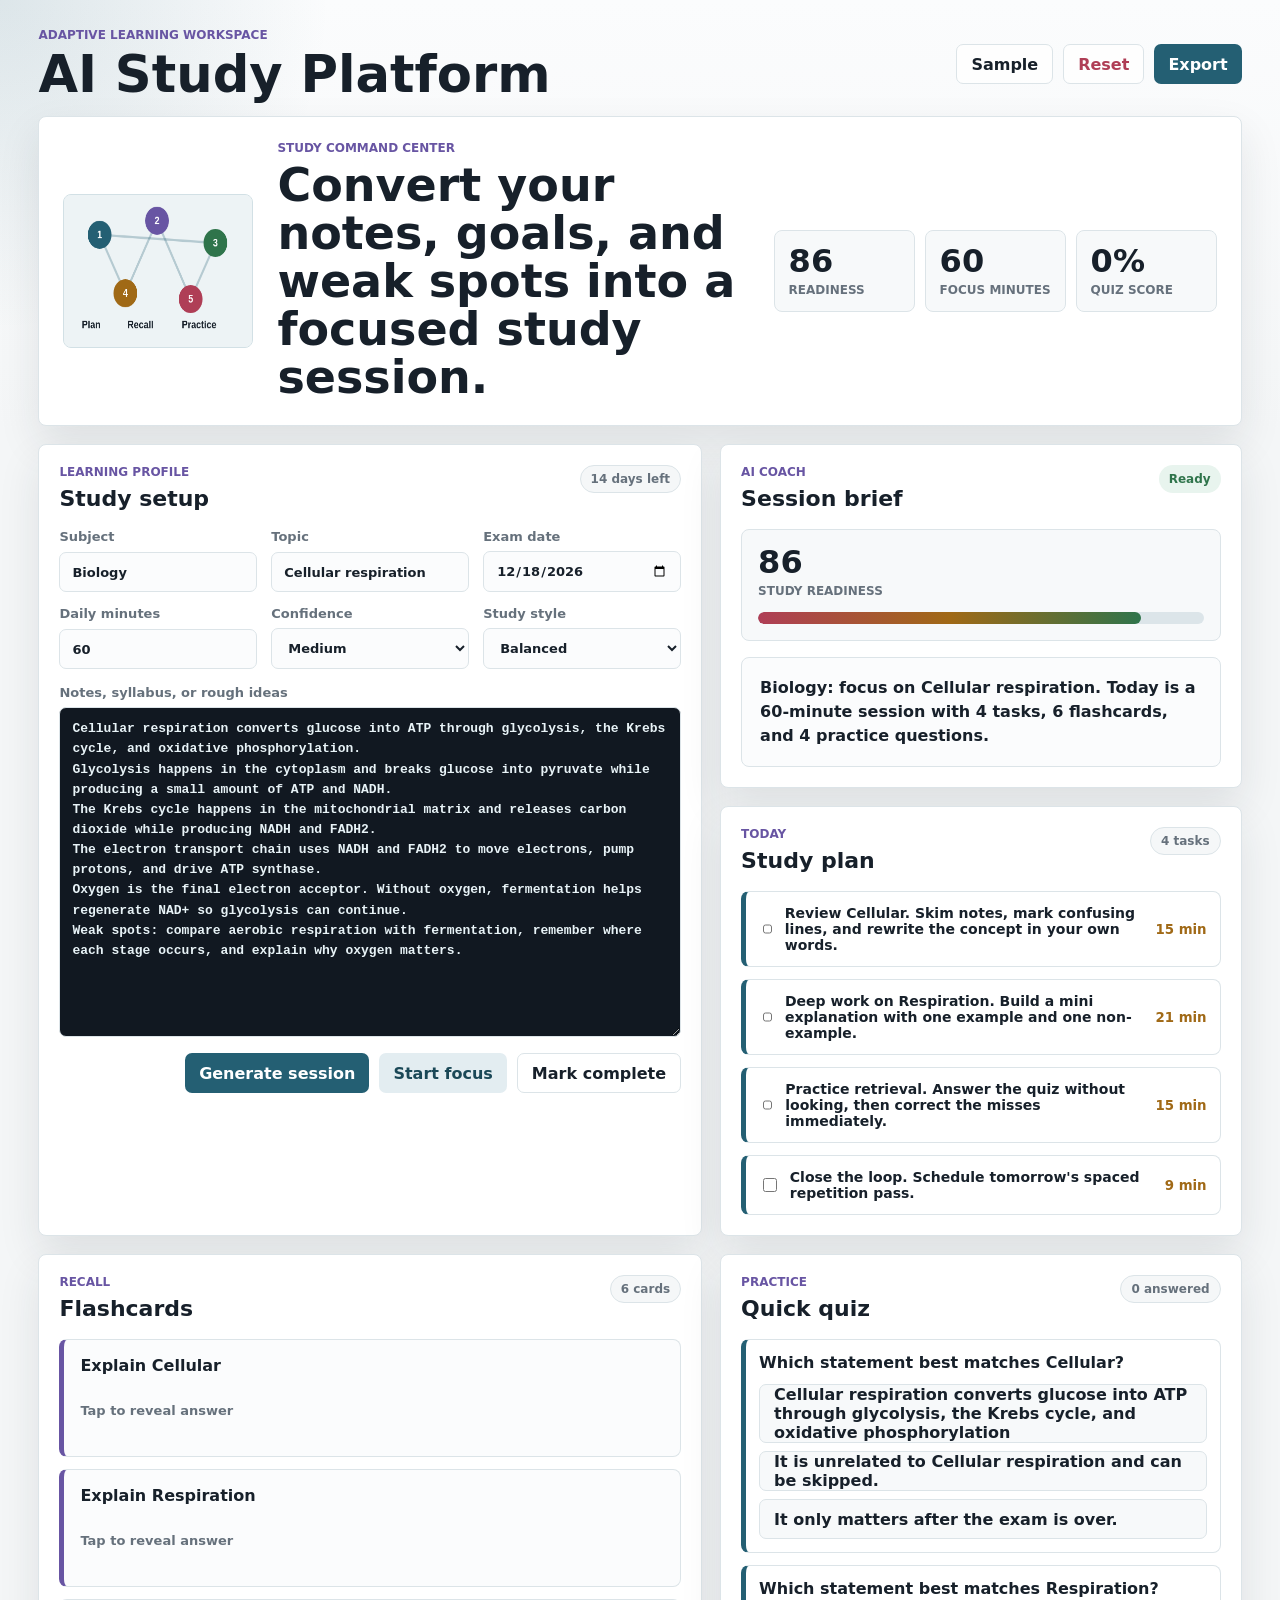
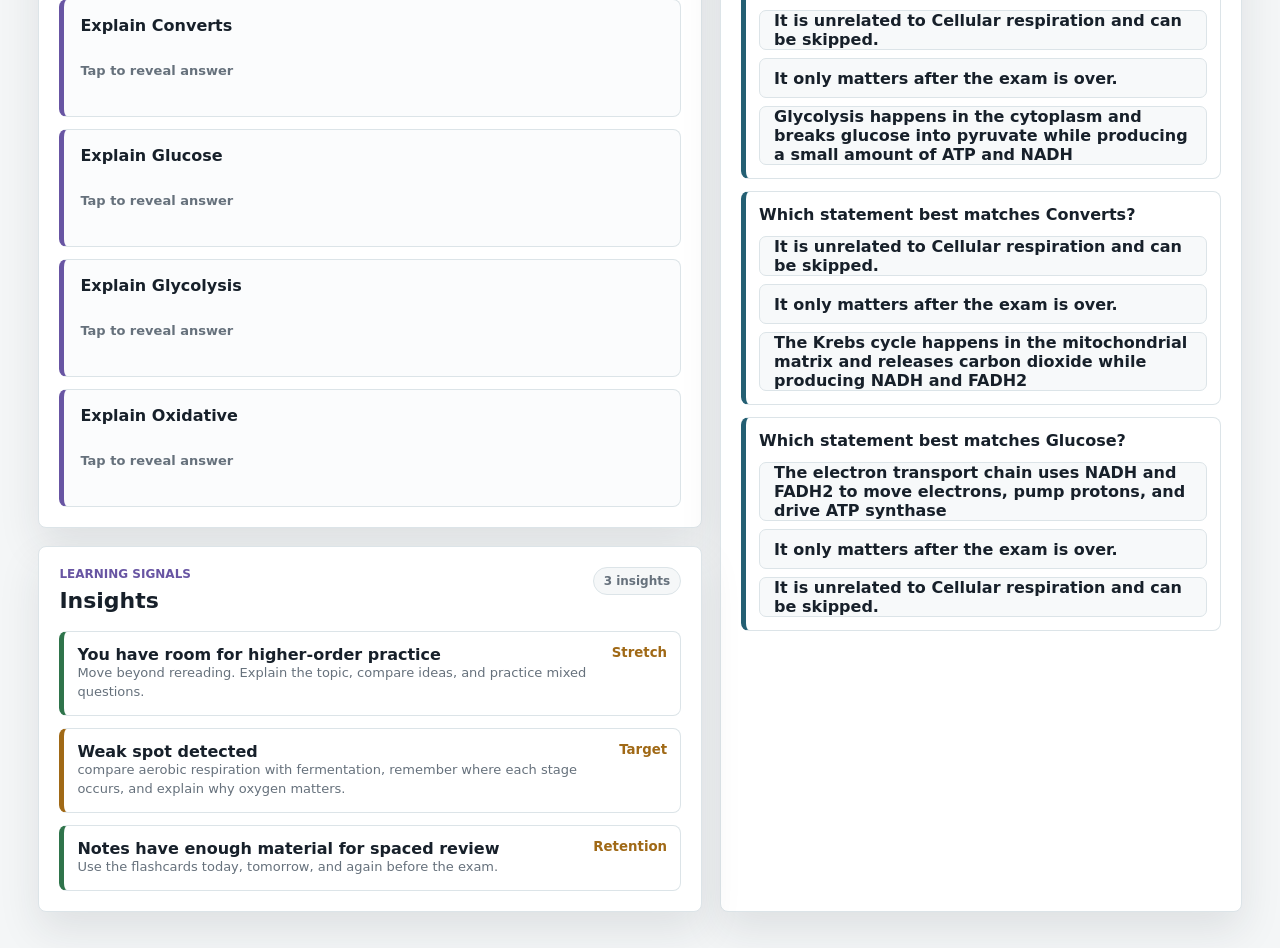
<file: study-platform.html>
<!doctype html>
<html lang="en">
  <head>
    <meta charset="utf-8">
    <meta name="viewport" content="width=device-width, initial-scale=1">
    <title>AI Study Platform</title>
    <link rel="stylesheet" href="study-platform.css">
  </head>
  <body>
    <header class="topbar">
      <div>
        <p class="eyebrow">Adaptive learning workspace</p>
        <h1>AI Study Platform</h1>
      </div>
      <div class="topbar-actions">
        <button id="loadSample" class="ghost" type="button" title="Load sample study plan">Sample</button>
        <button id="resetWorkspace" class="ghost danger" type="button" title="Reset workspace">Reset</button>
        <button id="exportPlan" class="primary" type="button" title="Export study plan">Export</button>
      </div>
    </header>

    <main class="study-shell">
      <section class="hero-panel" aria-label="Study overview">
        <div class="learning-visual" aria-hidden="true">
          <canvas id="learningCanvas" width="380" height="260"></canvas>
        </div>
        <div class="hero-copy">
          <p class="eyebrow">Study command center</p>
          <h2>Convert your notes, goals, and weak spots into a focused study session.</h2>
        </div>
        <div class="metric-strip">
          <div>
            <span id="readinessScore">0</span>
            <small>Readiness</small>
          </div>
          <div>
            <span id="focusMinutes">0</span>
            <small>Focus minutes</small>
          </div>
          <div>
            <span id="quizScore">0%</span>
            <small>Quiz score</small>
          </div>
        </div>
      </section>

      <section class="panel planner-panel" aria-labelledby="planner-heading">
        <div class="section-heading">
          <div>
            <p class="eyebrow">Learning profile</p>
            <h2 id="planner-heading">Study setup</h2>
          </div>
          <span id="sessionBadge" class="badge">Manual session</span>
        </div>

        <div class="control-grid">
          <label>
            Subject
            <input id="subject" type="text" value="Biology">
          </label>
          <label>
            Topic
            <input id="topic" type="text" value="Cellular respiration">
          </label>
          <label>
            Exam date
            <input id="examDate" type="date">
          </label>
          <label>
            Daily minutes
            <input id="dailyMinutes" type="number" min="15" max="240" step="5" value="60">
          </label>
          <label>
            Confidence
            <select id="confidence">
              <option value="low">Low</option>
              <option value="medium" selected>Medium</option>
              <option value="high">High</option>
            </select>
          </label>
          <label>
            Study style
            <select id="studyStyle">
              <option value="balanced">Balanced</option>
              <option value="visual">Visual</option>
              <option value="practice">Practice-heavy</option>
              <option value="reading">Reading-heavy</option>
            </select>
          </label>
        </div>

        <label class="notes-label">
          Notes, syllabus, or rough ideas
          <textarea id="notesInput" spellcheck="true"></textarea>
        </label>

        <div class="actions-row">
          <button id="generateSession" class="primary" type="button">Generate session</button>
          <button id="startFocus" class="secondary" type="button">Start focus</button>
          <button id="markComplete" class="ghost" type="button">Mark complete</button>
        </div>
      </section>

      <section class="panel coach-panel" aria-labelledby="coach-heading">
        <div class="section-heading">
          <div>
            <p class="eyebrow">AI coach</p>
            <h2 id="coach-heading">Session brief</h2>
          </div>
          <span id="readinessBadge" class="verdict neutral">Idle</span>
        </div>

        <div class="score-card">
          <div>
            <span id="coachScore">0</span>
            <small>Study readiness</small>
          </div>
          <div class="score-meter" aria-hidden="true">
            <span id="scoreFill"></span>
          </div>
        </div>

        <div id="coachBrief" class="brief-box">Generate a session to get a focused learning path, quiz, and flashcards.</div>
      </section>

      <section class="panel plan-panel" aria-labelledby="plan-heading">
        <div class="section-heading">
          <div>
            <p class="eyebrow">Today</p>
            <h2 id="plan-heading">Study plan</h2>
          </div>
          <span id="taskCount" class="badge">0 tasks</span>
        </div>
        <div id="taskList" class="task-list"></div>
      </section>

      <section class="panel flashcard-panel" aria-labelledby="flashcard-heading">
        <div class="section-heading">
          <div>
            <p class="eyebrow">Recall</p>
            <h2 id="flashcard-heading">Flashcards</h2>
          </div>
          <span id="flashcardCount" class="badge">0 cards</span>
        </div>
        <div id="flashcardStack" class="flashcard-stack"></div>
      </section>

      <section class="panel quiz-panel" aria-labelledby="quiz-heading">
        <div class="section-heading">
          <div>
            <p class="eyebrow">Practice</p>
            <h2 id="quiz-heading">Quick quiz</h2>
          </div>
          <span id="quizBadge" class="badge">0 answered</span>
        </div>
        <div id="quizList" class="quiz-list"></div>
      </section>

      <section class="panel insight-panel" aria-labelledby="insight-heading">
        <div class="section-heading">
          <div>
            <p class="eyebrow">Learning signals</p>
            <h2 id="insight-heading">Insights</h2>
          </div>
          <span id="insightCount" class="badge">0 insights</span>
        </div>
        <div id="insightStack" class="insight-stack">
          <div class="empty-state">Weak spots and next steps will appear here.</div>
        </div>
      </section>
    </main>

    <template id="taskTemplate">
      <article class="task-card">
        <label>
          <input type="checkbox">
          <span></span>
        </label>
        <small></small>
      </article>
    </template>

    <template id="flashcardTemplate">
      <article class="flashcard">
        <button type="button">
          <strong></strong>
          <span></span>
        </button>
      </article>
    </template>

    <template id="quizTemplate">
      <article class="quiz-card">
        <strong></strong>
        <div></div>
      </article>
    </template>

    <script src="study-platform.js"></script>
  </body>
</html>
</file>
<file: styles.css>
:root {
  --bg: #f3f5f5;
  --panel: #ffffff;
  --text: #17211f;
  --muted: #64736f;
  --line: #dce4e1;
  --primary: #126854;
  --primary-strong: #0b4f40;
  --teal: #217587;
  --amber: #a86411;
  --danger: #b5333e;
  --ok: #247145;
  --ink: #101817;
  --shadow: 0 18px 42px rgba(33, 45, 43, 0.1);
}

* {
  box-sizing: border-box;
}

body {
  margin: 0;
  min-height: 100vh;
  background:
    radial-gradient(circle at top left, rgba(18, 104, 84, 0.14), transparent 310px),
    linear-gradient(180deg, #fbfcfc 0, var(--bg) 430px);
  color: var(--text);
  font-family: Inter, ui-sans-serif, system-ui, -apple-system, BlinkMacSystemFont, "Segoe UI", sans-serif;
}

button,
input,
select,
textarea {
  font: inherit;
}

button {
  border: 0;
  border-radius: 7px;
  cursor: pointer;
  font-weight: 800;
  min-height: 40px;
  padding: 0 14px;
}

button:focus-visible,
input:focus-visible,
select:focus-visible,
textarea:focus-visible {
  outline: 3px solid rgba(33, 117, 135, 0.25);
  outline-offset: 2px;
}

.topbar {
  align-items: center;
  display: flex;
  gap: 24px;
  justify-content: space-between;
  padding: 28px clamp(18px, 3vw, 42px) 16px;
}

.topbar h1 {
  font-size: clamp(32px, 4vw, 52px);
  line-height: 1;
  margin: 0;
}

.eyebrow {
  color: var(--teal);
  font-size: 12px;
  font-weight: 900;
  letter-spacing: 0;
  margin: 0 0 7px;
  text-transform: uppercase;
}

.topbar-actions,
.actions-row {
  display: flex;
  flex-wrap: wrap;
  gap: 10px;
  justify-content: flex-end;
}

.primary {
  background: var(--primary);
  color: #fff;
}

.primary:hover {
  background: var(--primary-strong);
}

.secondary {
  background: #e0eff0;
  color: #145d69;
}

.secondary:hover {
  background: #cee4e7;
}

.ghost {
  background: rgba(255, 255, 255, 0.76);
  border: 1px solid var(--line);
  color: var(--text);
}

.ghost:hover {
  background: #fff;
}

.danger {
  color: var(--danger);
}

.ids-shell {
  display: grid;
  gap: 18px;
  grid-template-columns: minmax(430px, 1.15fr) minmax(340px, 0.85fr);
  padding: 0 clamp(18px, 3vw, 42px) 36px;
}

.panel,
.hero-panel {
  background: var(--panel);
  border: 1px solid var(--line);
  border-radius: 8px;
  box-shadow: var(--shadow);
}

.hero-panel {
  align-items: center;
  display: grid;
  gap: 24px;
  grid-column: 1 / -1;
  grid-template-columns: 150px minmax(0, 1fr) auto;
  min-height: 190px;
  overflow: hidden;
  padding: 24px;
}

.hero-copy h2 {
  font-size: clamp(28px, 4vw, 46px);
  line-height: 1.04;
  margin: 0;
  max-width: 900px;
}

.network-map {
  aspect-ratio: 1;
  background:
    linear-gradient(90deg, transparent 49%, rgba(33, 117, 135, 0.22) 50%, transparent 51%),
    linear-gradient(0deg, transparent 49%, rgba(33, 117, 135, 0.22) 50%, transparent 51%),
    #e9f2f0;
  border: 1px solid #d1e1dd;
  border-radius: 50%;
  position: relative;
}

.network-map span {
  border: 1px solid rgba(33, 117, 135, 0.24);
  border-radius: 50%;
  inset: var(--inset, 18px);
  position: absolute;
}

.network-map span:nth-child(2) {
  --inset: 42px;
}

.network-map span:nth-child(3) {
  --inset: 66px;
}

.network-map i {
  background: var(--danger);
  border: 3px solid #fff;
  border-radius: 50%;
  box-shadow: 0 0 0 5px rgba(181, 51, 62, 0.15);
  height: 18px;
  left: 58%;
  position: absolute;
  top: 35%;
  width: 18px;
}

.metric-strip {
  display: grid;
  gap: 10px;
  grid-template-columns: repeat(3, minmax(88px, 1fr));
}

.metric-strip div {
  background: #f5f8f7;
  border: 1px solid var(--line);
  border-radius: 8px;
  padding: 14px;
}

.metric-strip span,
.score-card span {
  display: block;
  font-size: 34px;
  font-weight: 900;
  line-height: 1;
}

.metric-strip small,
.score-card small {
  color: var(--muted);
  display: block;
  font-size: 12px;
  font-weight: 800;
  margin-top: 6px;
  text-transform: uppercase;
}

.panel {
  padding: 20px;
}

.intake-panel,
.timeline-panel {
  grid-row: span 2;
}

.section-heading {
  align-items: flex-start;
  display: flex;
  gap: 14px;
  justify-content: space-between;
  margin-bottom: 18px;
}

.section-heading h2 {
  font-size: 22px;
  margin: 0;
}

.badge,
.verdict {
  align-items: center;
  border-radius: 999px;
  display: inline-flex;
  font-size: 12px;
  font-weight: 900;
  min-height: 28px;
  padding: 6px 10px;
  white-space: nowrap;
}

.badge {
  background: #f3f6f5;
  border: 1px solid var(--line);
  color: var(--muted);
}

.verdict.neutral {
  background: #f3f6f5;
  color: var(--muted);
}

.verdict.normal {
  background: #e7f4ed;
  color: var(--ok);
}

.verdict.watch {
  background: #e7f1f4;
  color: var(--teal);
}

.verdict.elevated {
  background: #fff3df;
  color: var(--amber);
}

.verdict.critical {
  background: #faecee;
  color: var(--danger);
}

.control-grid,
.upload-row {
  display: grid;
  gap: 14px;
}

.control-grid {
  grid-template-columns: repeat(4, minmax(0, 1fr));
}

.upload-row {
  grid-template-columns: minmax(220px, 0.7fr) minmax(0, 1.3fr);
  margin-top: 14px;
}

label {
  color: var(--muted);
  display: grid;
  font-size: 13px;
  font-weight: 900;
  gap: 7px;
}

input,
select,
textarea {
  background: #fbfdfc;
  border: 1px solid var(--line);
  border-radius: 7px;
  color: var(--text);
  min-width: 0;
  padding: 11px 12px;
  width: 100%;
}

textarea {
  min-height: 330px;
  resize: vertical;
}

.file-control input {
  padding: 9px 10px;
}

.traffic-label {
  margin: 16px 0;
}

.traffic-label textarea {
  background: var(--ink);
  color: #ddf2ea;
  font-family: "Cascadia Mono", "SFMono-Regular", Consolas, monospace;
  font-size: 13px;
  line-height: 1.55;
}

.score-card {
  background: #f5f8f7;
  border: 1px solid var(--line);
  border-radius: 8px;
  display: grid;
  gap: 14px;
  margin-bottom: 16px;
  padding: 16px;
}

.score-meter {
  background: #dfe8e5;
  border-radius: 999px;
  height: 12px;
  overflow: hidden;
}

.score-meter span {
  background: linear-gradient(90deg, var(--ok), var(--amber), var(--danger));
  border-radius: inherit;
  display: block;
  height: 100%;
  transition: width 0.2s ease;
  width: 0;
}

.summary-box,
.empty-state {
  border: 1px dashed var(--line);
  border-radius: 8px;
  color: var(--muted);
  line-height: 1.5;
  padding: 18px;
}

.summary-box {
  background: #fbfdfc;
  border-style: solid;
  color: var(--text);
  font-weight: 700;
}

.rule-list,
.alert-stack,
.timeline-log {
  display: grid;
  gap: 12px;
}

.rule-card,
.alert-card,
.timeline-item {
  align-items: center;
  border: 1px solid var(--line);
  border-left: 5px solid var(--teal);
  border-radius: 8px;
  display: grid;
  gap: 10px;
  grid-template-columns: minmax(0, 1fr) auto;
  padding: 13px;
}

.rule-card[data-severity="critical"],
.alert-card[data-severity="critical"] {
  border-left-color: var(--danger);
}

.rule-card[data-severity="high"],
.alert-card[data-severity="high"] {
  border-left-color: var(--amber);
}

.rule-card h3 {
  font-size: 16px;
  margin: 0 0 5px;
}

.rule-card p {
  color: var(--muted);
  font-size: 13px;
  line-height: 1.45;
  margin: 0;
}

.switch input {
  clip: rect(0 0 0 0);
  height: 1px;
  overflow: hidden;
  position: absolute;
  width: 1px;
}

.switch span {
  background: #d5dfdc;
  border-radius: 999px;
  display: block;
  height: 28px;
  position: relative;
  width: 52px;
}

.switch span::after {
  background: #fff;
  border-radius: 50%;
  box-shadow: 0 2px 8px rgba(0, 0, 0, 0.2);
  content: "";
  height: 22px;
  left: 3px;
  position: absolute;
  top: 3px;
  transition: transform 0.16s ease;
  width: 22px;
}

.switch input:checked + span {
  background: var(--primary);
}

.switch input:checked + span::after {
  transform: translateX(24px);
}

.alert-card strong,
.timeline-item strong {
  display: block;
}

.alert-card span,
.timeline-item span {
  color: var(--muted);
  display: block;
  font-size: 13px;
  margin-top: 4px;
  overflow-wrap: anywhere;
}

.alert-card small,
.timeline-item small {
  color: var(--amber);
  font-weight: 900;
  max-width: 220px;
  overflow-wrap: anywhere;
  text-align: right;
}

@media (max-width: 1180px) {
  .ids-shell {
    grid-template-columns: 1fr;
  }

  .hero-panel,
  .control-grid {
    grid-template-columns: 1fr 1fr;
  }

  .network-map {
    display: none;
  }
}

@media (max-width: 760px) {
  .topbar,
  .hero-panel,
  .control-grid,
  .upload-row,
  .metric-strip,
  .rule-card,
  .alert-card,
  .timeline-item {
    grid-template-columns: 1fr;
  }

  .topbar {
    display: grid;
  }

  .topbar-actions,
  .actions-row {
    justify-content: stretch;
  }

  button {
    width: 100%;
  }

  .metric-strip {
    width: 100%;
  }

  .alert-card small,
  .timeline-item small {
    max-width: none;
    text-align: left;
  }
}
</file>
<file: threat-model-studio/styles.css>
:root {
  color-scheme: light;
  --ink: #172033;
  --muted: #61708a;
  --line: #d9e1ec;
  --surface: #ffffff;
  --soft: #f5f7fb;
  --accent: #1f7a8c;
  --accent-strong: #145463;
  --good: #15803d;
  --warn: #b45309;
  --bad: #b91c1c;
  --critical: #7f1d1d;
  --shadow: 0 18px 50px rgba(24, 38, 63, 0.1);
}

* {
  box-sizing: border-box;
}

body {
  margin: 0;
  min-height: 100vh;
  background: linear-gradient(180deg, #eef3f8 0%, #f8fafc 42%, #eef5f2 100%);
  color: var(--ink);
  font-family: Inter, ui-sans-serif, system-ui, -apple-system, BlinkMacSystemFont, "Segoe UI", sans-serif;
}

button,
input,
select,
textarea {
  font: inherit;
}

.app-header {
  display: flex;
  align-items: center;
  justify-content: space-between;
  gap: 24px;
  padding: 28px clamp(18px, 4vw, 48px);
  background: #172033;
  color: #fff;
}

.app-header h1,
.panel h2,
.score-panel h2 {
  margin: 0;
}

.app-header h1 {
  font-size: clamp(2rem, 5vw, 4.2rem);
  line-height: 1;
}

.eyebrow {
  margin: 0 0 8px;
  color: #7aa8b3;
  font-size: 0.75rem;
  font-weight: 800;
  letter-spacing: 0;
  text-transform: uppercase;
}

.header-actions,
.panel-heading,
.form-grid {
  display: flex;
  gap: 12px;
}

.header-actions {
  flex-wrap: wrap;
  justify-content: flex-end;
}

.button {
  border: 1px solid transparent;
  border-radius: 8px;
  padding: 0.78rem 1rem;
  background: var(--ink);
  color: #fff;
  cursor: pointer;
  font-weight: 800;
}

.button.primary {
  background: #f59e0b;
  color: #111827;
}

.button.secondary {
  border-color: rgba(255, 255, 255, 0.28);
  background: rgba(255, 255, 255, 0.08);
}

.button.compact {
  padding: 0.55rem 0.75rem;
  background: var(--accent);
}

.layout {
  display: grid;
  grid-template-columns: minmax(280px, 0.9fr) minmax(360px, 1.1fr) minmax(320px, 1fr);
  gap: 18px;
  padding: 22px clamp(16px, 4vw, 48px) 48px;
}

.panel,
.score-panel {
  border: 1px solid var(--line);
  border-radius: 8px;
  background: rgba(255, 255, 255, 0.92);
  box-shadow: var(--shadow);
}

.panel {
  padding: 18px;
}

.profile-panel {
  grid-row: span 2;
}

.score-panel {
  display: grid;
  grid-template-columns: 1fr 132px;
  align-items: center;
  min-height: 210px;
  padding: 22px;
  background: #10202b;
  color: #fff;
}

.score-panel h2 {
  font-size: 3.8rem;
  line-height: 1;
}

.score-panel p:last-child {
  margin: 12px 0 0;
  color: #c6d3df;
  line-height: 1.5;
}

.diagram-panel {
  grid-row: span 2;
}

.findings-panel {
  grid-row: span 3;
}

.panel-heading {
  align-items: flex-start;
  justify-content: space-between;
  margin-bottom: 16px;
}

.panel-heading h2 {
  font-size: 1.15rem;
}

.badge {
  display: inline-flex;
  min-width: max-content;
  align-items: center;
  border-radius: 999px;
  padding: 0.35rem 0.65rem;
  background: #e8eef7;
  color: #334155;
  font-size: 0.78rem;
  font-weight: 800;
}

.badge.low,
.badge.ready {
  background: #dcfce7;
  color: var(--good);
}

.badge.medium,
.badge.high {
  background: #fef3c7;
  color: var(--warn);
}

.badge.critical {
  background: #fee2e2;
  color: var(--bad);
}

label {
  display: grid;
  gap: 7px;
  margin-bottom: 14px;
  color: var(--muted);
  font-size: 0.82rem;
  font-weight: 800;
}

input,
select,
textarea {
  width: 100%;
  border: 1px solid var(--line);
  border-radius: 8px;
  background: #fff;
  color: var(--ink);
  padding: 0.72rem 0.78rem;
  outline: none;
}

textarea {
  min-height: 96px;
  resize: vertical;
  line-height: 1.45;
}

input:focus,
select:focus,
textarea:focus {
  border-color: var(--accent);
  box-shadow: 0 0 0 3px rgba(31, 122, 140, 0.15);
}

.form-grid {
  flex-direction: column;
}

.score-ring {
  position: relative;
  width: 122px;
  aspect-ratio: 1;
  border-radius: 50%;
  background: conic-gradient(#ef4444 var(--risk-angle, 0deg), rgba(255, 255, 255, 0.13) 0);
}

.score-ring::after {
  content: "";
  position: absolute;
  inset: 16px;
  border-radius: 50%;
  background: #10202b;
}

#scoreNeedle {
  position: absolute;
  inset: 7px 58px 50%;
  z-index: 1;
  border-radius: 999px;
  background: #fff;
  transform: rotate(var(--needle-angle, -90deg));
  transform-origin: 50% 100%;
}

.flow-map {
  position: relative;
  min-height: 352px;
  overflow: hidden;
  border: 1px solid var(--line);
  border-radius: 8px;
  background:
    linear-gradient(90deg, rgba(23, 32, 51, 0.06) 1px, transparent 1px),
    linear-gradient(rgba(23, 32, 51, 0.06) 1px, transparent 1px),
    #f8fafc;
  background-size: 34px 34px;
}

.node {
  position: absolute;
  display: grid;
  place-items: center;
  width: 122px;
  min-height: 58px;
  border: 1px solid #bfd1df;
  border-radius: 8px;
  padding: 8px;
  background: #fff;
  color: var(--ink);
  box-shadow: 0 10px 22px rgba(24, 38, 63, 0.12);
  text-align: center;
  font-size: 0.78rem;
  font-weight: 850;
}

.flow-line {
  position: absolute;
  height: 4px;
  border-radius: 999px;
  background: var(--accent);
  transform-origin: left center;
}

.flow-line::after {
  content: "";
  position: absolute;
  right: -2px;
  top: -5px;
  border-left: 11px solid var(--accent);
  border-top: 7px solid transparent;
  border-bottom: 7px solid transparent;
}

.boundary {
  position: absolute;
  inset: 42px 34%;
  border: 2px dashed #b45309;
  border-radius: 8px;
  pointer-events: none;
}

.stack {
  display: grid;
  gap: 12px;
}

.item-card,
.finding-card {
  border: 1px solid var(--line);
  border-radius: 8px;
  padding: 14px;
  background: var(--soft);
}

.item-grid {
  display: grid;
  grid-template-columns: repeat(2, minmax(0, 1fr));
  gap: 10px;
}

.item-card label {
  margin: 0;
}

.item-actions {
  display: flex;
  justify-content: flex-end;
  margin-top: 10px;
}

.remove-button {
  border: 0;
  background: transparent;
  color: var(--bad);
  cursor: pointer;
  font-weight: 850;
}

.findings {
  display: grid;
  gap: 12px;
  max-height: 820px;
  overflow: auto;
  padding-right: 4px;
}

.finding-card {
  background: #fff;
}

.finding-card strong {
  display: block;
  margin-bottom: 6px;
}

.finding-card p {
  margin: 0 0 10px;
  color: var(--muted);
  line-height: 1.45;
}

.finding-meta {
  display: flex;
  flex-wrap: wrap;
  gap: 6px;
}

.empty {
  border: 1px dashed #b8c4d5;
  border-radius: 8px;
  padding: 18px;
  color: var(--muted);
  background: #fff;
}

dialog {
  width: min(920px, calc(100vw - 30px));
  border: 1px solid var(--line);
  border-radius: 8px;
  padding: 18px;
}

dialog::backdrop {
  background: rgba(15, 23, 42, 0.54);
}

#markdownOutput {
  min-height: 520px;
  font-family: "Cascadia Mono", Consolas, monospace;
}

@media (max-width: 1080px) {
  .layout {
    grid-template-columns: 1fr 1fr;
  }

  .findings-panel,
  .profile-panel,
  .diagram-panel {
    grid-row: auto;
  }
}

@media (max-width: 760px) {
  .app-header,
  .layout,
  .score-panel {
    grid-template-columns: 1fr;
  }

  .app-header {
    align-items: flex-start;
  }

  .header-actions {
    width: 100%;
    justify-content: stretch;
  }

  .header-actions .button {
    flex: 1;
  }

  .item-grid {
    grid-template-columns: 1fr;
  }
}
</file>
<file: financial-copilot.css>
:root {
  --bg: #f5f6f2;
  --panel: #ffffff;
  --text: #18201b;
  --muted: #667064;
  --line: #dde3d8;
  --primary: #1f6b4f;
  --primary-strong: #174f3b;
  --blue: #286f91;
  --gold: #a56c16;
  --danger: #ad3947;
  --ok: #267545;
  --ink: #121916;
  --shadow: 0 18px 42px rgba(40, 48, 37, 0.1);
}

* {
  box-sizing: border-box;
}

body {
  margin: 0;
  min-height: 100vh;
  background:
    radial-gradient(circle at top left, rgba(31, 107, 79, 0.13), transparent 320px),
    linear-gradient(180deg, #fcfdfb 0, var(--bg) 440px);
  color: var(--text);
  font-family: Inter, ui-sans-serif, system-ui, -apple-system, BlinkMacSystemFont, "Segoe UI", sans-serif;
}

button,
input,
select,
textarea {
  font: inherit;
}

button {
  border: 0;
  border-radius: 7px;
  cursor: pointer;
  font-weight: 800;
  min-height: 40px;
  padding: 0 14px;
}

button:focus-visible,
input:focus-visible,
select:focus-visible,
textarea:focus-visible {
  outline: 3px solid rgba(40, 111, 145, 0.25);
  outline-offset: 2px;
}

.app-header {
  align-items: center;
  display: flex;
  gap: 24px;
  justify-content: space-between;
  padding: 28px clamp(18px, 3vw, 42px) 16px;
}

.app-header h1 {
  font-size: clamp(32px, 4vw, 52px);
  line-height: 1;
  margin: 0;
}

.eyebrow {
  color: var(--blue);
  font-size: 12px;
  font-weight: 900;
  letter-spacing: 0;
  margin: 0 0 7px;
  text-transform: uppercase;
}

.header-actions,
.actions-row {
  display: flex;
  flex-wrap: wrap;
  gap: 10px;
  justify-content: flex-end;
}

.primary {
  background: var(--primary);
  color: #fff;
}

.primary:hover {
  background: var(--primary-strong);
}

.secondary {
  background: #e0edf2;
  color: #1d607b;
}

.secondary:hover {
  background: #cee2ea;
}

.ghost {
  background: rgba(255, 255, 255, 0.78);
  border: 1px solid var(--line);
  color: var(--text);
}

.ghost:hover {
  background: #fff;
}

.danger {
  color: var(--danger);
}

.copilot-shell {
  display: grid;
  gap: 18px;
  grid-template-columns: minmax(440px, 1.15fr) minmax(340px, 0.85fr);
  padding: 0 clamp(18px, 3vw, 42px) 36px;
}

.panel,
.hero-panel {
  background: var(--panel);
  border: 1px solid var(--line);
  border-radius: 8px;
  box-shadow: var(--shadow);
}

.hero-panel {
  align-items: center;
  display: grid;
  gap: 24px;
  grid-column: 1 / -1;
  grid-template-columns: 190px minmax(0, 1fr) auto;
  min-height: 210px;
  overflow: hidden;
  padding: 24px;
}

.market-tile {
  background: #edf3ec;
  border: 1px solid #d3dfd0;
  border-radius: 8px;
  height: 154px;
  overflow: hidden;
  position: relative;
}

.market-tile::after {
  background: linear-gradient(90deg, transparent, rgba(255, 255, 255, 0.65), transparent);
  content: "";
  inset: 0;
  position: absolute;
  transform: translateX(-65%);
}

.market-tile canvas {
  display: block;
  height: 100%;
  width: 100%;
}

.hero-copy h2 {
  font-size: clamp(28px, 4vw, 46px);
  line-height: 1.04;
  margin: 0;
  max-width: 900px;
}

.metric-strip {
  display: grid;
  gap: 10px;
  grid-template-columns: repeat(3, minmax(100px, 1fr));
}

.metric-strip div {
  background: #f7f9f5;
  border: 1px solid var(--line);
  border-radius: 8px;
  padding: 14px;
}

.metric-strip span,
.score-card span {
  display: block;
  font-size: 32px;
  font-weight: 900;
  line-height: 1;
}

.metric-strip small,
.score-card small {
  color: var(--muted);
  display: block;
  font-size: 12px;
  font-weight: 800;
  margin-top: 6px;
  text-transform: uppercase;
}

.panel {
  padding: 20px;
}

.input-panel,
.transaction-panel {
  grid-row: span 2;
}

.section-heading {
  align-items: flex-start;
  display: flex;
  gap: 14px;
  justify-content: space-between;
  margin-bottom: 18px;
}

.section-heading h2 {
  font-size: 22px;
  margin: 0;
}

.badge,
.verdict {
  align-items: center;
  border-radius: 999px;
  display: inline-flex;
  font-size: 12px;
  font-weight: 900;
  min-height: 28px;
  padding: 6px 10px;
  white-space: nowrap;
}

.badge {
  background: #f5f7f2;
  border: 1px solid var(--line);
  color: var(--muted);
}

.verdict.neutral {
  background: #f5f7f2;
  color: var(--muted);
}

.verdict.strong {
  background: #e7f4ed;
  color: var(--ok);
}

.verdict.watch {
  background: #e7f0f4;
  color: var(--blue);
}

.verdict.tight {
  background: #fff3df;
  color: var(--gold);
}

.verdict.risk {
  background: #faecee;
  color: var(--danger);
}

.control-grid,
.preference-row {
  display: grid;
  gap: 14px;
}

.control-grid {
  grid-template-columns: repeat(4, minmax(0, 1fr));
}

.preference-row {
  grid-template-columns: repeat(2, minmax(0, 1fr));
  margin-top: 14px;
}

label {
  color: var(--muted);
  display: grid;
  font-size: 13px;
  font-weight: 900;
  gap: 7px;
}

input,
select,
textarea {
  background: #fbfcfa;
  border: 1px solid var(--line);
  border-radius: 7px;
  color: var(--text);
  min-width: 0;
  padding: 11px 12px;
  width: 100%;
}

textarea {
  min-height: 270px;
  resize: vertical;
}

.transaction-label {
  margin: 16px 0;
}

.transaction-label textarea {
  background: var(--ink);
  color: #e2f1e7;
  font-family: "Cascadia Mono", "SFMono-Regular", Consolas, monospace;
  font-size: 13px;
  line-height: 1.55;
}

.score-card {
  background: #f7f9f5;
  border: 1px solid var(--line);
  border-radius: 8px;
  display: grid;
  gap: 14px;
  margin-bottom: 16px;
  padding: 16px;
}

.score-meter {
  background: #dde6da;
  border-radius: 999px;
  height: 12px;
  overflow: hidden;
}

.score-meter span {
  background: linear-gradient(90deg, var(--danger), var(--gold), var(--ok));
  border-radius: inherit;
  display: block;
  height: 100%;
  transition: width 0.2s ease;
  width: 0;
}

.brief-box,
.empty-state {
  border: 1px dashed var(--line);
  border-radius: 8px;
  color: var(--muted);
  line-height: 1.5;
  padding: 18px;
}

.brief-box {
  background: #fbfcfa;
  border-style: solid;
  color: var(--text);
  font-weight: 700;
}

.chart-wrap {
  background: #f7f9f5;
  border: 1px solid var(--line);
  border-radius: 8px;
  min-height: 280px;
  padding: 10px;
}

.chart-wrap canvas {
  display: block;
  height: 100%;
  width: 100%;
}

.allocation-list,
.insight-stack,
.category-list {
  display: grid;
  gap: 12px;
}

.allocation-card,
.insight-card,
.category-card {
  align-items: center;
  border: 1px solid var(--line);
  border-left: 5px solid var(--blue);
  border-radius: 8px;
  display: grid;
  gap: 10px;
  grid-template-columns: minmax(0, 1fr) auto;
  padding: 13px;
}

.allocation-card[data-tone="good"],
.insight-card[data-tone="good"],
.category-card[data-tone="good"] {
  border-left-color: var(--ok);
}

.allocation-card[data-tone="warn"],
.insight-card[data-tone="warn"],
.category-card[data-tone="warn"] {
  border-left-color: var(--gold);
}

.allocation-card[data-tone="risk"],
.insight-card[data-tone="risk"],
.category-card[data-tone="risk"] {
  border-left-color: var(--danger);
}

.allocation-card strong,
.insight-card strong,
.category-card strong {
  display: block;
}

.allocation-card span,
.insight-card span,
.category-card span {
  color: var(--muted);
  display: block;
  font-size: 13px;
  margin-top: 4px;
  overflow-wrap: anywhere;
}

.allocation-card small,
.insight-card small,
.category-card small {
  color: var(--gold);
  font-weight: 900;
  max-width: 220px;
  overflow-wrap: anywhere;
  text-align: right;
}

@media (max-width: 1180px) {
  .copilot-shell {
    grid-template-columns: 1fr;
  }

  .hero-panel,
  .control-grid {
    grid-template-columns: 1fr 1fr;
  }

  .market-tile {
    display: none;
  }
}

@media (max-width: 760px) {
  .app-header,
  .hero-panel,
  .control-grid,
  .preference-row,
  .metric-strip,
  .allocation-card,
  .insight-card,
  .category-card {
    grid-template-columns: 1fr;
  }

  .app-header {
    display: grid;
  }

  .header-actions,
  .actions-row {
    justify-content: stretch;
  }

  button {
    width: 100%;
  }

  .metric-strip {
    width: 100%;
  }

  .allocation-card small,
  .insight-card small,
  .category-card small {
    max-width: none;
    text-align: left;
  }
}
</file>
<file: incident-response.css>
:root {
  --bg: #f4f6f5;
  --panel: #ffffff;
  --text: #16201e;
  --muted: #65736f;
  --line: #dce4e1;
  --primary: #126854;
  --primary-strong: #0b4f40;
  --teal: #217587;
  --amber: #a86411;
  --danger: #b5333e;
  --ok: #247145;
  --ink: #101817;
  --shadow: 0 18px 42px rgba(33, 45, 43, 0.1);
}

* {
  box-sizing: border-box;
}

body {
  margin: 0;
  min-height: 100vh;
  background:
    radial-gradient(circle at top left, rgba(33, 117, 135, 0.14), transparent 300px),
    linear-gradient(180deg, #fbfcfc 0, var(--bg) 430px);
  color: var(--text);
  font-family: Inter, ui-sans-serif, system-ui, -apple-system, BlinkMacSystemFont, "Segoe UI", sans-serif;
}

button,
input,
select,
textarea {
  font: inherit;
}

button {
  border: 0;
  border-radius: 7px;
  cursor: pointer;
  font-weight: 800;
  min-height: 40px;
  padding: 0 14px;
}

button:focus-visible,
input:focus-visible,
select:focus-visible,
textarea:focus-visible {
  outline: 3px solid rgba(33, 117, 135, 0.25);
  outline-offset: 2px;
}

.topbar {
  align-items: center;
  display: flex;
  gap: 24px;
  justify-content: space-between;
  padding: 28px clamp(18px, 3vw, 42px) 16px;
}

.topbar h1 {
  font-size: clamp(32px, 4vw, 52px);
  line-height: 1;
  margin: 0;
}

.eyebrow {
  color: var(--teal);
  font-size: 12px;
  font-weight: 900;
  letter-spacing: 0;
  margin: 0 0 7px;
  text-transform: uppercase;
}

.topbar-actions,
.actions-row {
  display: flex;
  flex-wrap: wrap;
  gap: 10px;
  justify-content: flex-end;
}

.primary {
  background: var(--primary);
  color: #fff;
}

.primary:hover {
  background: var(--primary-strong);
}

.secondary {
  background: #e0eff0;
  color: #145d69;
}

.secondary:hover {
  background: #cee4e7;
}

.ghost {
  background: rgba(255, 255, 255, 0.76);
  border: 1px solid var(--line);
  color: var(--text);
}

.ghost:hover {
  background: #fff;
}

.danger {
  color: var(--danger);
}

.response-shell {
  display: grid;
  gap: 18px;
  grid-template-columns: minmax(430px, 1.1fr) minmax(340px, 0.9fr);
  padding: 0 clamp(18px, 3vw, 42px) 36px;
}

.panel,
.hero-panel {
  background: var(--panel);
  border: 1px solid var(--line);
  border-radius: 8px;
  box-shadow: var(--shadow);
}

.hero-panel {
  align-items: center;
  display: grid;
  gap: 24px;
  grid-column: 1 / -1;
  grid-template-columns: 150px minmax(0, 1fr) auto;
  min-height: 190px;
  overflow: hidden;
  padding: 24px;
}

.hero-copy h2 {
  font-size: clamp(28px, 4vw, 46px);
  line-height: 1.04;
  margin: 0;
  max-width: 980px;
}

.response-visual {
  aspect-ratio: 1;
  background:
    linear-gradient(90deg, transparent 49%, rgba(33, 117, 135, 0.2) 50%, transparent 51%),
    linear-gradient(0deg, transparent 49%, rgba(33, 117, 135, 0.2) 50%, transparent 51%),
    #e9f2f0;
  border: 1px solid #d1e1dd;
  border-radius: 8px;
  position: relative;
}

.response-visual span {
  border: 2px solid rgba(18, 104, 84, 0.28);
  border-radius: 50%;
  inset: var(--inset, 22px);
  position: absolute;
}

.response-visual span:nth-child(2) {
  --inset: 50px;
}

.response-visual i {
  background: var(--danger);
  border: 4px solid #fff;
  border-radius: 50%;
  box-shadow: 0 0 0 8px rgba(181, 51, 62, 0.14);
  height: 24px;
  left: 58%;
  position: absolute;
  top: 35%;
  width: 24px;
}

.metric-strip {
  display: grid;
  gap: 10px;
  grid-template-columns: repeat(3, minmax(88px, 1fr));
}

.metric-strip div,
.score-card {
  background: #f5f8f7;
  border: 1px solid var(--line);
  border-radius: 8px;
  padding: 14px;
}

.metric-strip span,
.score-card span {
  display: block;
  font-size: 34px;
  font-weight: 900;
  line-height: 1;
}

.metric-strip small,
.score-card small {
  color: var(--muted);
  display: block;
  font-size: 12px;
  font-weight: 800;
  margin-top: 6px;
  text-transform: uppercase;
}

.panel {
  padding: 20px;
}

.intake-panel,
.playbook-panel {
  grid-row: span 2;
}

.section-heading {
  align-items: flex-start;
  display: flex;
  gap: 14px;
  justify-content: space-between;
  margin-bottom: 18px;
}

.section-heading h2 {
  font-size: 22px;
  margin: 0;
}

.badge,
.verdict {
  align-items: center;
  border-radius: 999px;
  display: inline-flex;
  font-size: 12px;
  font-weight: 900;
  min-height: 28px;
  padding: 6px 10px;
  white-space: nowrap;
}

.badge {
  background: #f3f6f5;
  border: 1px solid var(--line);
  color: var(--muted);
}

.verdict.neutral {
  background: #f3f6f5;
  color: var(--muted);
}

.verdict.low {
  background: #e7f4ed;
  color: var(--ok);
}

.verdict.medium {
  background: #e7f1f4;
  color: var(--teal);
}

.verdict.high {
  background: #fff3df;
  color: var(--amber);
}

.verdict.critical {
  background: #faecee;
  color: var(--danger);
}

.control-grid {
  display: grid;
  gap: 14px;
  grid-template-columns: repeat(4, minmax(0, 1fr));
}

label {
  color: var(--muted);
  display: grid;
  font-size: 13px;
  font-weight: 900;
  gap: 7px;
}

input,
select,
textarea {
  background: #fbfdfc;
  border: 1px solid var(--line);
  border-radius: 7px;
  color: var(--text);
  min-width: 0;
  padding: 11px 12px;
  width: 100%;
}

textarea {
  min-height: 330px;
  resize: vertical;
}

.case-label {
  margin: 16px 0;
}

.case-label textarea {
  background: var(--ink);
  color: #ddf2ea;
  font-family: "Cascadia Mono", "SFMono-Regular", Consolas, monospace;
  font-size: 13px;
  line-height: 1.55;
}

.score-card {
  display: grid;
  gap: 14px;
  margin-bottom: 16px;
}

.score-meter {
  background: #dfe8e5;
  border-radius: 999px;
  height: 12px;
  overflow: hidden;
}

.score-meter span {
  background: linear-gradient(90deg, var(--ok), var(--amber), var(--danger));
  border-radius: inherit;
  display: block;
  height: 100%;
  transition: width 0.2s ease;
  width: 0;
}

.summary-box,
.empty-state {
  border: 1px dashed var(--line);
  border-radius: 8px;
  color: var(--muted);
  line-height: 1.5;
  padding: 18px;
}

.summary-box {
  background: #fbfdfc;
  border-style: solid;
  color: var(--text);
  font-weight: 700;
}

.learning-steps,
.signal-list,
.playbook-list,
.evidence-list {
  display: grid;
  gap: 12px;
}

.learning-steps {
  grid-template-columns: repeat(3, minmax(0, 1fr));
}

.learning-steps article,
.signal-card,
.step-card {
  border: 1px solid var(--line);
  border-radius: 8px;
  padding: 14px;
}

.learning-steps article {
  display: grid;
  gap: 8px;
}

.learning-steps span,
.step-card span {
  align-items: center;
  background: #e0eff0;
  border-radius: 50%;
  color: #145d69;
  display: inline-flex;
  font-size: 14px;
  font-weight: 900;
  height: 30px;
  justify-content: center;
  width: 30px;
}

.learning-steps strong,
.signal-card strong,
.step-card strong {
  display: block;
}

.learning-steps p,
.signal-card p,
.step-card p {
  color: var(--muted);
  font-size: 13px;
  line-height: 1.5;
  margin: 4px 0 0;
}

.signal-card {
  border-left: 5px solid var(--teal);
}

.signal-card[data-severity="critical"] {
  border-left-color: var(--danger);
}

.signal-card[data-severity="high"] {
  border-left-color: var(--amber);
}

.signal-card small {
  color: var(--amber);
  display: block;
  font-weight: 900;
  margin-top: 8px;
}

.step-card {
  align-items: flex-start;
  display: grid;
  gap: 12px;
  grid-template-columns: auto minmax(0, 1fr);
}

@media (max-width: 1180px) {
  .response-shell {
    grid-template-columns: 1fr;
  }

  .hero-panel,
  .control-grid {
    grid-template-columns: 1fr 1fr;
  }

  .response-visual {
    display: none;
  }
}

@media (max-width: 760px) {
  .topbar,
  .hero-panel,
  .control-grid,
  .metric-strip,
  .learning-steps,
  .step-card {
    display: grid;
    grid-template-columns: 1fr;
  }

  .topbar-actions,
  .actions-row {
    justify-content: stretch;
  }

  button {
    width: 100%;
  }
}
</file>
<file: password-checker.css>
:root {
  --bg: #f4f6f5;
  --panel: #ffffff;
  --text: #16201e;
  --muted: #65736f;
  --line: #dce4e1;
  --primary: #126854;
  --primary-strong: #0b4f40;
  --teal: #217587;
  --amber: #a86411;
  --danger: #b5333e;
  --ok: #247145;
  --ink: #101817;
  --shadow: 0 18px 42px rgba(33, 45, 43, 0.1);
}

* {
  box-sizing: border-box;
}

body {
  margin: 0;
  min-height: 100vh;
  background:
    radial-gradient(circle at top left, rgba(18, 104, 84, 0.14), transparent 310px),
    linear-gradient(180deg, #fbfcfc 0, var(--bg) 430px);
  color: var(--text);
  font-family: Inter, ui-sans-serif, system-ui, -apple-system, BlinkMacSystemFont, "Segoe UI", sans-serif;
}

button,
input,
select {
  font: inherit;
}

button {
  border: 0;
  border-radius: 7px;
  cursor: pointer;
  font-weight: 800;
  min-height: 40px;
  padding: 0 14px;
}

button:focus-visible,
input:focus-visible,
select:focus-visible {
  outline: 3px solid rgba(33, 117, 135, 0.25);
  outline-offset: 2px;
}

.topbar {
  align-items: center;
  display: flex;
  gap: 24px;
  justify-content: space-between;
  padding: 28px clamp(18px, 3vw, 42px) 16px;
}

.topbar h1 {
  font-size: clamp(32px, 4vw, 52px);
  line-height: 1;
  margin: 0;
}

.eyebrow {
  color: var(--teal);
  font-size: 12px;
  font-weight: 900;
  letter-spacing: 0;
  margin: 0 0 7px;
  text-transform: uppercase;
}

.topbar-actions,
.actions-row {
  display: flex;
  flex-wrap: wrap;
  gap: 10px;
  justify-content: flex-end;
}

.primary {
  background: var(--primary);
  color: #fff;
}

.primary:hover {
  background: var(--primary-strong);
}

.secondary {
  background: #e0eff0;
  color: #145d69;
}

.secondary:hover {
  background: #cee4e7;
}

.ghost {
  background: rgba(255, 255, 255, 0.76);
  border: 1px solid var(--line);
  color: var(--text);
}

.ghost:hover {
  background: #fff;
}

.danger {
  color: var(--danger);
}

.checker-shell {
  display: grid;
  gap: 18px;
  grid-template-columns: minmax(430px, 1.05fr) minmax(340px, 0.95fr);
  padding: 0 clamp(18px, 3vw, 42px) 36px;
}

.panel,
.hero-panel {
  background: var(--panel);
  border: 1px solid var(--line);
  border-radius: 8px;
  box-shadow: var(--shadow);
}

.hero-panel {
  align-items: center;
  display: grid;
  gap: 24px;
  grid-column: 1 / -1;
  grid-template-columns: 150px minmax(0, 1fr) auto;
  min-height: 190px;
  overflow: hidden;
  padding: 24px;
}

.hero-copy h2 {
  font-size: clamp(28px, 4vw, 46px);
  line-height: 1.04;
  margin: 0;
  max-width: 980px;
}

.lock-visual {
  aspect-ratio: 1;
  background:
    linear-gradient(135deg, rgba(33, 117, 135, 0.2), transparent 56%),
    #e9f2f0;
  border: 1px solid #d1e1dd;
  border-radius: 8px;
  position: relative;
}

.lock-visual span {
  border: 12px solid var(--primary);
  border-bottom: 0;
  border-radius: 45px 45px 0 0;
  height: 58px;
  left: 36px;
  position: absolute;
  top: 28px;
  width: 78px;
}

.lock-visual i {
  background: var(--primary);
  border-radius: 8px;
  bottom: 28px;
  left: 28px;
  position: absolute;
  right: 28px;
  top: 82px;
}

.lock-visual i::after {
  background: #fff;
  border-radius: 50%;
  content: "";
  height: 18px;
  left: 50%;
  position: absolute;
  top: 28px;
  transform: translateX(-50%);
  width: 18px;
}

.metric-strip {
  display: grid;
  gap: 10px;
  grid-template-columns: repeat(4, minmax(88px, 1fr));
}

.metric-strip div,
.breach-result,
.meter-card {
  background: #f5f8f7;
  border: 1px solid var(--line);
  border-radius: 8px;
  padding: 14px;
}

.metric-strip span,
.breach-result span {
  display: block;
  font-size: 34px;
  font-weight: 900;
  line-height: 1;
}

.metric-strip small,
.breach-result small {
  color: var(--muted);
  display: block;
  font-size: 12px;
  font-weight: 800;
  margin-top: 6px;
  text-transform: uppercase;
}

.panel {
  padding: 20px;
}

.input-panel {
  grid-row: span 2;
}

.section-heading {
  align-items: flex-start;
  display: flex;
  gap: 14px;
  justify-content: space-between;
  margin-bottom: 18px;
}

.section-heading h2 {
  font-size: 22px;
  margin: 0;
}

.badge,
.verdict {
  align-items: center;
  border-radius: 999px;
  display: inline-flex;
  font-size: 12px;
  font-weight: 900;
  min-height: 28px;
  padding: 6px 10px;
  white-space: nowrap;
}

.badge {
  background: #f3f6f5;
  border: 1px solid var(--line);
  color: var(--muted);
}

.verdict.neutral {
  background: #f3f6f5;
  color: var(--muted);
}

.verdict.safe {
  background: #e7f4ed;
  color: var(--ok);
}

.verdict.warning {
  background: #fff3df;
  color: var(--amber);
}

.verdict.danger {
  background: #faecee;
  color: var(--danger);
}

label {
  color: var(--muted);
  font-size: 13px;
  font-weight: 900;
}

.password-field {
  display: grid;
  gap: 7px;
}

input,
select {
  background: #fbfdfc;
  border: 1px solid var(--line);
  border-radius: 7px;
  color: var(--text);
  min-width: 0;
  padding: 11px 12px;
  width: 100%;
}

.password-entry {
  display: grid;
  gap: 8px;
  grid-template-columns: minmax(0, 1fr) auto;
}

.icon-button {
  background: #e0eff0;
  color: #145d69;
  min-width: 78px;
}

.actions-row {
  justify-content: flex-start;
  margin: 16px 0;
}

.meter-card {
  display: grid;
  gap: 12px;
  margin-bottom: 16px;
}

.meter-topline {
  align-items: center;
  display: flex;
  gap: 12px;
  justify-content: space-between;
}

.meter-topline span {
  color: var(--muted);
  font-size: 13px;
  font-weight: 800;
  text-align: right;
}

.score-meter {
  background: #dfe8e5;
  border-radius: 999px;
  height: 12px;
  overflow: hidden;
}

.score-meter span {
  background: linear-gradient(90deg, var(--danger), var(--amber), var(--ok));
  border-radius: inherit;
  display: block;
  height: 100%;
  transition: width 0.2s ease;
  width: 0;
}

.summary-box,
.empty-state {
  border: 1px dashed var(--line);
  border-radius: 8px;
  color: var(--muted);
  line-height: 1.5;
  padding: 18px;
}

.summary-box {
  background: #fbfdfc;
  border-style: solid;
  color: var(--text);
  font-weight: 700;
}

.checklist,
.advice-list,
.mfa-list {
  display: grid;
  gap: 12px;
}

.check-item {
  align-items: center;
  border: 1px solid var(--line);
  border-left: 5px solid var(--danger);
  border-radius: 8px;
  display: grid;
  gap: 12px;
  grid-template-columns: auto minmax(0, 1fr);
  padding: 13px;
}

.check-item[data-passed="true"] {
  border-left-color: var(--ok);
}

.check-item > span {
  align-items: center;
  background: #faecee;
  border-radius: 50%;
  color: var(--danger);
  display: inline-flex;
  font-size: 14px;
  font-weight: 900;
  height: 28px;
  justify-content: center;
  width: 28px;
}

.check-item[data-passed="true"] > span {
  background: #e7f4ed;
  color: var(--ok);
}

.check-item strong {
  display: block;
}

.check-item small,
.advice-list p {
  color: var(--muted);
  display: block;
  font-size: 13px;
  line-height: 1.45;
  margin: 4px 0 0;
}

.advice-list article {
  border: 1px solid var(--line);
  border-radius: 8px;
  padding: 14px;
}

.advice-list strong {
  display: block;
}

.mfa-panel {
  grid-column: 1 / -1;
}

.lesson-panel {
  grid-column: 1 / -1;
}

.mfa-summary {
  align-items: center;
  background: #f5f8f7;
  border: 1px solid var(--line);
  border-radius: 8px;
  display: grid;
  gap: 16px;
  grid-template-columns: auto minmax(0, 1fr);
  margin-bottom: 16px;
  padding: 16px;
}

.mfa-summary span {
  display: block;
  font-size: 34px;
  font-weight: 900;
  line-height: 1;
}

.mfa-summary small {
  color: var(--muted);
  display: block;
  font-size: 12px;
  font-weight: 800;
  margin-top: 6px;
  text-transform: uppercase;
}

.mfa-summary p,
.mfa-card p {
  color: var(--muted);
  line-height: 1.5;
  margin: 0;
}

.learning-path,
.lesson-grid {
  display: grid;
  gap: 12px;
}

.learning-path {
  grid-template-columns: repeat(3, minmax(0, 1fr));
  margin-bottom: 16px;
}

.learning-path article,
.lesson-grid article {
  border: 1px solid var(--line);
  border-radius: 8px;
  padding: 14px;
}

.learning-path article {
  align-items: flex-start;
  display: grid;
  gap: 12px;
  grid-template-columns: auto minmax(0, 1fr);
}

.learning-path span {
  align-items: center;
  background: #e0eff0;
  border-radius: 50%;
  color: #145d69;
  display: inline-flex;
  font-size: 14px;
  font-weight: 900;
  height: 30px;
  justify-content: center;
  width: 30px;
}

.learning-path strong,
.lesson-grid strong {
  display: block;
}

.learning-path p,
.lesson-grid p {
  color: var(--muted);
  font-size: 13px;
  line-height: 1.5;
  margin: 5px 0 0;
}

.lesson-grid {
  grid-template-columns: repeat(3, minmax(0, 1fr));
}

.mfa-list {
  grid-template-columns: repeat(4, minmax(0, 1fr));
}

.mfa-card {
  border: 1px solid var(--line);
  border-left: 5px solid var(--danger);
  border-radius: 8px;
  display: grid;
  gap: 14px;
  padding: 14px;
}

.mfa-card[data-status="protected"] {
  border-left-color: var(--ok);
}

.mfa-card[data-status="partial"] {
  border-left-color: var(--amber);
}

.mfa-card-head {
  align-items: flex-start;
  display: flex;
  gap: 12px;
  justify-content: space-between;
}

.mfa-card strong,
.mfa-card small {
  display: block;
}

.mfa-card small {
  color: var(--muted);
  font-size: 13px;
  line-height: 1.45;
  margin-top: 4px;
}

.mfa-card label {
  display: grid;
  gap: 7px;
}

.switch {
  flex: 0 0 auto;
}

.switch input {
  clip: rect(0 0 0 0);
  height: 1px;
  overflow: hidden;
  position: absolute;
  width: 1px;
}

.switch span {
  background: #d5dfdc;
  border-radius: 999px;
  display: block;
  height: 28px;
  position: relative;
  width: 52px;
}

.switch span::after {
  background: #fff;
  border-radius: 50%;
  box-shadow: 0 2px 8px rgba(0, 0, 0, 0.2);
  content: "";
  height: 22px;
  left: 3px;
  position: absolute;
  top: 3px;
  transition: transform 0.16s ease;
  width: 22px;
}

.switch input:checked + span {
  background: var(--primary);
}

.switch input:checked + span::after {
  transform: translateX(24px);
}

@media (max-width: 1120px) {
  .checker-shell {
    grid-template-columns: 1fr;
  }

  .hero-panel {
    grid-template-columns: 1fr 1fr;
  }

  .learning-path,
  .lesson-grid,
  .mfa-list {
    grid-template-columns: repeat(2, minmax(0, 1fr));
  }

  .lock-visual {
    display: none;
  }
}

@media (max-width: 760px) {
  .topbar,
  .hero-panel,
  .metric-strip,
  .password-entry,
  .meter-topline,
  .learning-path,
  .lesson-grid,
  .mfa-summary,
  .mfa-list {
    display: grid;
    grid-template-columns: 1fr;
  }

  .topbar-actions,
  .actions-row {
    justify-content: stretch;
  }

  button {
    width: 100%;
  }

  .meter-topline span {
    text-align: left;
  }
}
</file>
<file: rule-creator.css>
:root {
  --bg: #f4f6f5;
  --panel: #ffffff;
  --text: #16201e;
  --muted: #65736f;
  --line: #dce4e1;
  --primary: #126854;
  --primary-strong: #0b4f40;
  --teal: #217587;
  --amber: #a86411;
  --danger: #b5333e;
  --ok: #247145;
  --ink: #101817;
  --shadow: 0 18px 42px rgba(33, 45, 43, 0.1);
}

* {
  box-sizing: border-box;
}

body {
  margin: 0;
  min-height: 100vh;
  background:
    radial-gradient(circle at top left, rgba(18, 104, 84, 0.14), transparent 310px),
    linear-gradient(180deg, #fbfcfc 0, var(--bg) 430px);
  color: var(--text);
  font-family: Inter, ui-sans-serif, system-ui, -apple-system, BlinkMacSystemFont, "Segoe UI", sans-serif;
}

button,
input,
select,
textarea {
  font: inherit;
}

button {
  border: 0;
  border-radius: 7px;
  cursor: pointer;
  font-weight: 800;
  min-height: 40px;
  padding: 0 14px;
}

button:focus-visible,
input:focus-visible,
select:focus-visible,
textarea:focus-visible {
  outline: 3px solid rgba(33, 117, 135, 0.25);
  outline-offset: 2px;
}

.topbar {
  align-items: center;
  display: flex;
  gap: 24px;
  justify-content: space-between;
  padding: 28px clamp(18px, 3vw, 42px) 16px;
}

.topbar h1 {
  font-size: clamp(32px, 4vw, 52px);
  line-height: 1;
  margin: 0;
}

.eyebrow {
  color: var(--teal);
  font-size: 12px;
  font-weight: 900;
  letter-spacing: 0;
  margin: 0 0 7px;
  text-transform: uppercase;
}

.topbar-actions,
.actions-row {
  display: flex;
  flex-wrap: wrap;
  gap: 10px;
  justify-content: flex-end;
}

.primary {
  background: var(--primary);
  color: #fff;
}

.primary:hover {
  background: var(--primary-strong);
}

.secondary {
  background: #e0eff0;
  color: #145d69;
}

.secondary:hover {
  background: #cee4e7;
}

.ghost {
  background: rgba(255, 255, 255, 0.76);
  border: 1px solid var(--line);
  color: var(--text);
}

.ghost:hover {
  background: #fff;
}

.danger {
  color: var(--danger);
}

.rule-shell {
  display: grid;
  gap: 18px;
  grid-template-columns: minmax(430px, 1.08fr) minmax(340px, 0.92fr);
  padding: 0 clamp(18px, 3vw, 42px) 36px;
}

.panel,
.hero-panel {
  background: var(--panel);
  border: 1px solid var(--line);
  border-radius: 8px;
  box-shadow: var(--shadow);
}

.hero-panel {
  align-items: center;
  display: grid;
  gap: 24px;
  grid-column: 1 / -1;
  grid-template-columns: 150px minmax(0, 1fr) auto;
  min-height: 190px;
  overflow: hidden;
  padding: 24px;
}

.hero-copy h2 {
  font-size: clamp(28px, 4vw, 46px);
  line-height: 1.04;
  margin: 0;
  max-width: 980px;
}

.rule-visual {
  aspect-ratio: 1;
  background:
    linear-gradient(90deg, transparent 49%, rgba(33, 117, 135, 0.2) 50%, transparent 51%),
    linear-gradient(0deg, transparent 49%, rgba(33, 117, 135, 0.2) 50%, transparent 51%),
    #e9f2f0;
  border: 1px solid #d1e1dd;
  border-radius: 8px;
  position: relative;
}

.rule-visual span {
  border: 2px solid rgba(18, 104, 84, 0.28);
  border-radius: 8px;
  inset: var(--inset, 22px);
  position: absolute;
}

.rule-visual span:nth-child(2) {
  --inset: 50px;
}

.rule-visual i {
  background: var(--primary);
  border: 4px solid #fff;
  border-radius: 50%;
  box-shadow: 0 0 0 8px rgba(18, 104, 84, 0.14);
  height: 24px;
  left: 58%;
  position: absolute;
  top: 35%;
  width: 24px;
}

.metric-strip {
  display: grid;
  gap: 10px;
  grid-template-columns: repeat(3, minmax(88px, 1fr));
}

.metric-strip div,
.score-card {
  background: #f5f8f7;
  border: 1px solid var(--line);
  border-radius: 8px;
  padding: 14px;
}

.metric-strip span,
.score-card span {
  display: block;
  font-size: 34px;
  font-weight: 900;
  line-height: 1;
}

.metric-strip small,
.score-card small {
  color: var(--muted);
  display: block;
  font-size: 12px;
  font-weight: 800;
  margin-top: 6px;
  text-transform: uppercase;
}

.panel {
  padding: 20px;
}

.builder-panel,
.output-panel {
  grid-row: span 2;
}

.section-heading {
  align-items: flex-start;
  display: flex;
  gap: 14px;
  justify-content: space-between;
  margin-bottom: 18px;
}

.section-heading h2 {
  font-size: 22px;
  margin: 0;
}

.badge,
.verdict {
  align-items: center;
  border-radius: 999px;
  display: inline-flex;
  font-size: 12px;
  font-weight: 900;
  min-height: 28px;
  padding: 6px 10px;
  white-space: nowrap;
}

.badge {
  background: #f3f6f5;
  border: 1px solid var(--line);
  color: var(--muted);
}

.verdict.neutral {
  background: #f3f6f5;
  color: var(--muted);
}

.verdict.low {
  background: #e7f4ed;
  color: var(--ok);
}

.verdict.medium {
  background: #e7f1f4;
  color: var(--teal);
}

.verdict.high {
  background: #fff3df;
  color: var(--amber);
}

.verdict.critical {
  background: #faecee;
  color: var(--danger);
}

.control-grid,
.condition-editor {
  display: grid;
  gap: 14px;
}

.control-grid {
  grid-template-columns: repeat(4, minmax(0, 1fr));
}

.condition-editor {
  align-items: end;
  grid-template-columns: minmax(120px, 0.8fr) minmax(120px, 0.8fr) minmax(160px, 1.2fr) auto;
  margin: 16px 0;
}

label {
  color: var(--muted);
  display: grid;
  font-size: 13px;
  font-weight: 900;
  gap: 7px;
}

input,
select,
textarea {
  background: #fbfdfc;
  border: 1px solid var(--line);
  border-radius: 7px;
  color: var(--text);
  min-width: 0;
  padding: 11px 12px;
  width: 100%;
}

textarea {
  min-height: 290px;
  resize: vertical;
}

.event-label {
  margin: 16px 0;
}

.event-label textarea,
pre {
  background: var(--ink);
  color: #ddf2ea;
  font-family: "Cascadia Mono", "SFMono-Regular", Consolas, monospace;
  font-size: 13px;
  line-height: 1.55;
}

pre {
  border-radius: 8px;
  margin: 0;
  min-height: 420px;
  overflow: auto;
  padding: 16px;
  white-space: pre-wrap;
}

.score-card {
  display: grid;
  gap: 14px;
  margin-bottom: 16px;
}

.score-meter {
  background: #dfe8e5;
  border-radius: 999px;
  height: 12px;
  overflow: hidden;
}

.score-meter span {
  background: linear-gradient(90deg, var(--danger), var(--amber), var(--ok));
  border-radius: inherit;
  display: block;
  height: 100%;
  transition: width 0.2s ease;
  width: 0;
}

.summary-box,
.empty-state {
  border: 1px dashed var(--line);
  border-radius: 8px;
  color: var(--muted);
  line-height: 1.5;
  padding: 18px;
}

.summary-box {
  background: #fbfdfc;
  border-style: solid;
  color: var(--text);
  font-weight: 700;
}

.condition-list,
.learning-steps,
.match-list {
  display: grid;
  gap: 12px;
}

.condition-card,
.match-card,
.learning-steps article {
  border: 1px solid var(--line);
  border-radius: 8px;
  padding: 14px;
}

.condition-card {
  align-items: center;
  border-left: 5px solid var(--teal);
  display: grid;
  gap: 12px;
  grid-template-columns: minmax(0, 1fr) auto;
}

.condition-card strong,
.match-card strong,
.learning-steps strong {
  display: block;
}

.condition-card p,
.match-card p,
.learning-steps p {
  color: var(--muted);
  font-size: 13px;
  line-height: 1.5;
  margin: 4px 0 0;
}

.match-card {
  border-left: 5px solid var(--ok);
}

.match-card small {
  color: var(--amber);
  display: block;
  font-weight: 900;
  margin-top: 8px;
}

.learning-panel {
  grid-column: 1 / -1;
}

.learning-steps {
  grid-template-columns: repeat(4, minmax(0, 1fr));
}

.learning-steps article {
  display: grid;
  gap: 8px;
}

.learning-steps span {
  align-items: center;
  background: #e0eff0;
  border-radius: 50%;
  color: #145d69;
  display: inline-flex;
  font-size: 14px;
  font-weight: 900;
  height: 30px;
  justify-content: center;
  width: 30px;
}

@media (max-width: 1180px) {
  .rule-shell {
    grid-template-columns: 1fr;
  }

  .hero-panel,
  .control-grid,
  .learning-steps {
    grid-template-columns: 1fr 1fr;
  }

  .condition-editor {
    grid-template-columns: repeat(2, minmax(0, 1fr));
  }

  .rule-visual {
    display: none;
  }
}

@media (max-width: 760px) {
  .topbar,
  .hero-panel,
  .control-grid,
  .condition-editor,
  .metric-strip,
  .learning-steps,
  .condition-card {
    display: grid;
    grid-template-columns: 1fr;
  }

  .topbar-actions,
  .actions-row {
    justify-content: stretch;
  }

  button {
    width: 100%;
  }
}
</file>
<file: study-platform.css>
:root {
  --bg: #f4f6f7;
  --panel: #ffffff;
  --text: #17202a;
  --muted: #66717c;
  --line: #dce4e8;
  --primary: #245f73;
  --primary-strong: #1a4857;
  --green: #2f744b;
  --rose: #af3e56;
  --gold: #a06916;
  --violet: #6855a3;
  --ink: #111821;
  --shadow: 0 18px 42px rgba(31, 42, 50, 0.1);
}

* {
  box-sizing: border-box;
}

body {
  margin: 0;
  min-height: 100vh;
  background:
    radial-gradient(circle at top left, rgba(36, 95, 115, 0.14), transparent 330px),
    linear-gradient(180deg, #fbfcfd 0, var(--bg) 430px);
  color: var(--text);
  font-family: Inter, ui-sans-serif, system-ui, -apple-system, BlinkMacSystemFont, "Segoe UI", sans-serif;
}

button,
input,
select,
textarea {
  font: inherit;
}

button {
  border: 0;
  border-radius: 7px;
  cursor: pointer;
  font-weight: 800;
  min-height: 40px;
  padding: 0 14px;
}

button:focus-visible,
input:focus-visible,
select:focus-visible,
textarea:focus-visible {
  outline: 3px solid rgba(104, 85, 163, 0.24);
  outline-offset: 2px;
}

.topbar {
  align-items: center;
  display: flex;
  gap: 24px;
  justify-content: space-between;
  padding: 28px clamp(18px, 3vw, 42px) 16px;
}

.topbar h1 {
  font-size: clamp(32px, 4vw, 52px);
  line-height: 1;
  margin: 0;
}

.eyebrow {
  color: var(--violet);
  font-size: 12px;
  font-weight: 900;
  letter-spacing: 0;
  margin: 0 0 7px;
  text-transform: uppercase;
}

.topbar-actions,
.actions-row {
  display: flex;
  flex-wrap: wrap;
  gap: 10px;
  justify-content: flex-end;
}

.primary {
  background: var(--primary);
  color: #fff;
}

.primary:hover {
  background: var(--primary-strong);
}

.secondary {
  background: #e3edf1;
  color: var(--primary-strong);
}

.secondary:hover {
  background: #d1e2e9;
}

.ghost {
  background: rgba(255, 255, 255, 0.78);
  border: 1px solid var(--line);
  color: var(--text);
}

.ghost:hover {
  background: #fff;
}

.danger {
  color: var(--rose);
}

.study-shell {
  display: grid;
  gap: 18px;
  grid-template-columns: minmax(440px, 1.12fr) minmax(350px, 0.88fr);
  padding: 0 clamp(18px, 3vw, 42px) 36px;
}

.panel,
.hero-panel {
  background: var(--panel);
  border: 1px solid var(--line);
  border-radius: 8px;
  box-shadow: var(--shadow);
}

.hero-panel {
  align-items: center;
  display: grid;
  gap: 24px;
  grid-column: 1 / -1;
  grid-template-columns: 190px minmax(0, 1fr) auto;
  min-height: 210px;
  overflow: hidden;
  padding: 24px;
}

.learning-visual {
  background: #edf3f5;
  border: 1px solid #d2e0e5;
  border-radius: 8px;
  height: 154px;
  overflow: hidden;
}

.learning-visual canvas {
  display: block;
  height: 100%;
  width: 100%;
}

.hero-copy h2 {
  font-size: clamp(28px, 4vw, 46px);
  line-height: 1.04;
  margin: 0;
  max-width: 900px;
}

.metric-strip {
  display: grid;
  gap: 10px;
  grid-template-columns: repeat(3, minmax(100px, 1fr));
}

.metric-strip div {
  background: #f7f9fa;
  border: 1px solid var(--line);
  border-radius: 8px;
  padding: 14px;
}

.metric-strip span,
.score-card span {
  display: block;
  font-size: 32px;
  font-weight: 900;
  line-height: 1;
}

.metric-strip small,
.score-card small {
  color: var(--muted);
  display: block;
  font-size: 12px;
  font-weight: 800;
  margin-top: 6px;
  text-transform: uppercase;
}

.panel {
  padding: 20px;
}

.planner-panel,
.quiz-panel {
  grid-row: span 2;
}

.section-heading {
  align-items: flex-start;
  display: flex;
  gap: 14px;
  justify-content: space-between;
  margin-bottom: 18px;
}

.section-heading h2 {
  font-size: 22px;
  margin: 0;
}

.badge,
.verdict {
  align-items: center;
  border-radius: 999px;
  display: inline-flex;
  font-size: 12px;
  font-weight: 900;
  min-height: 28px;
  padding: 6px 10px;
  white-space: nowrap;
}

.badge {
  background: #f5f7f8;
  border: 1px solid var(--line);
  color: var(--muted);
}

.verdict.neutral {
  background: #f5f7f8;
  color: var(--muted);
}

.verdict.ready {
  background: #e8f4ee;
  color: var(--green);
}

.verdict.review {
  background: #eeeaf7;
  color: var(--violet);
}

.verdict.crunch {
  background: #fff2df;
  color: var(--gold);
}

.verdict.behind {
  background: #faecef;
  color: var(--rose);
}

.control-grid {
  display: grid;
  gap: 14px;
  grid-template-columns: repeat(3, minmax(0, 1fr));
}

label {
  color: var(--muted);
  display: grid;
  font-size: 13px;
  font-weight: 900;
  gap: 7px;
}

input,
select,
textarea {
  background: #fbfcfd;
  border: 1px solid var(--line);
  border-radius: 7px;
  color: var(--text);
  min-width: 0;
  padding: 11px 12px;
  width: 100%;
}

textarea {
  min-height: 330px;
  resize: vertical;
}

.notes-label {
  margin: 16px 0;
}

.notes-label textarea {
  background: var(--ink);
  color: #e8f3f7;
  font-family: "Cascadia Mono", "SFMono-Regular", Consolas, monospace;
  font-size: 13px;
  line-height: 1.55;
}

.score-card {
  background: #f7f9fa;
  border: 1px solid var(--line);
  border-radius: 8px;
  display: grid;
  gap: 14px;
  margin-bottom: 16px;
  padding: 16px;
}

.score-meter {
  background: #dce5e9;
  border-radius: 999px;
  height: 12px;
  overflow: hidden;
}

.score-meter span {
  background: linear-gradient(90deg, var(--rose), var(--gold), var(--green));
  border-radius: inherit;
  display: block;
  height: 100%;
  transition: width 0.2s ease;
  width: 0;
}

.brief-box,
.empty-state {
  border: 1px dashed var(--line);
  border-radius: 8px;
  color: var(--muted);
  line-height: 1.5;
  padding: 18px;
}

.brief-box {
  background: #fbfcfd;
  border-style: solid;
  color: var(--text);
  font-weight: 700;
}

.task-list,
.flashcard-stack,
.quiz-list,
.insight-stack {
  display: grid;
  gap: 12px;
}

.task-card,
.quiz-card,
.insight-card {
  border: 1px solid var(--line);
  border-left: 5px solid var(--primary);
  border-radius: 8px;
  padding: 13px;
}

.task-card {
  align-items: center;
  display: grid;
  gap: 10px;
  grid-template-columns: minmax(0, 1fr) auto;
}

.task-card label {
  align-items: center;
  color: var(--text);
  display: flex;
  font-size: 14px;
  gap: 10px;
}

.task-card input {
  height: 18px;
  width: 18px;
}

.task-card small,
.insight-card small {
  color: var(--gold);
  font-weight: 900;
  text-align: right;
}

.task-card:has(input:checked) {
  border-left-color: var(--green);
  opacity: 0.76;
}

.flashcard button {
  background: #fbfcfd;
  border: 1px solid var(--line);
  border-left: 5px solid var(--violet);
  border-radius: 8px;
  color: var(--text);
  display: grid;
  gap: 8px;
  min-height: 118px;
  padding: 16px;
  text-align: left;
  width: 100%;
}

.flashcard strong,
.quiz-card strong,
.insight-card strong {
  display: block;
  font-size: 16px;
}

.flashcard span,
.quiz-card span,
.insight-card span {
  color: var(--muted);
  display: block;
  font-size: 13px;
  line-height: 1.45;
}

.flashcard button[data-revealed="true"] {
  border-left-color: var(--green);
}

.quiz-card div {
  display: grid;
  gap: 8px;
  margin-top: 12px;
}

.quiz-card button {
  background: #f7f9fa;
  border: 1px solid var(--line);
  color: var(--text);
  font-weight: 700;
  text-align: left;
}

.quiz-card button[data-state="correct"] {
  background: #e8f4ee;
  border-color: #badbc8;
  color: var(--green);
}

.quiz-card button[data-state="wrong"] {
  background: #faecef;
  border-color: #ecc2ca;
  color: var(--rose);
}

.insight-card {
  display: grid;
  gap: 10px;
  grid-template-columns: minmax(0, 1fr) auto;
}

.insight-card[data-tone="good"] {
  border-left-color: var(--green);
}

.insight-card[data-tone="warn"] {
  border-left-color: var(--gold);
}

.insight-card[data-tone="risk"] {
  border-left-color: var(--rose);
}

@media (max-width: 1180px) {
  .study-shell {
    grid-template-columns: 1fr;
  }

  .hero-panel,
  .control-grid {
    grid-template-columns: 1fr 1fr;
  }

  .learning-visual {
    display: none;
  }
}

@media (max-width: 760px) {
  .topbar,
  .hero-panel,
  .control-grid,
  .metric-strip,
  .task-card,
  .insight-card {
    grid-template-columns: 1fr;
  }

  .topbar {
    display: grid;
  }

  .topbar-actions,
  .actions-row {
    justify-content: stretch;
  }

  button {
    width: 100%;
  }

  .task-card small,
  .insight-card small {
    text-align: left;
  }
}
</file>
